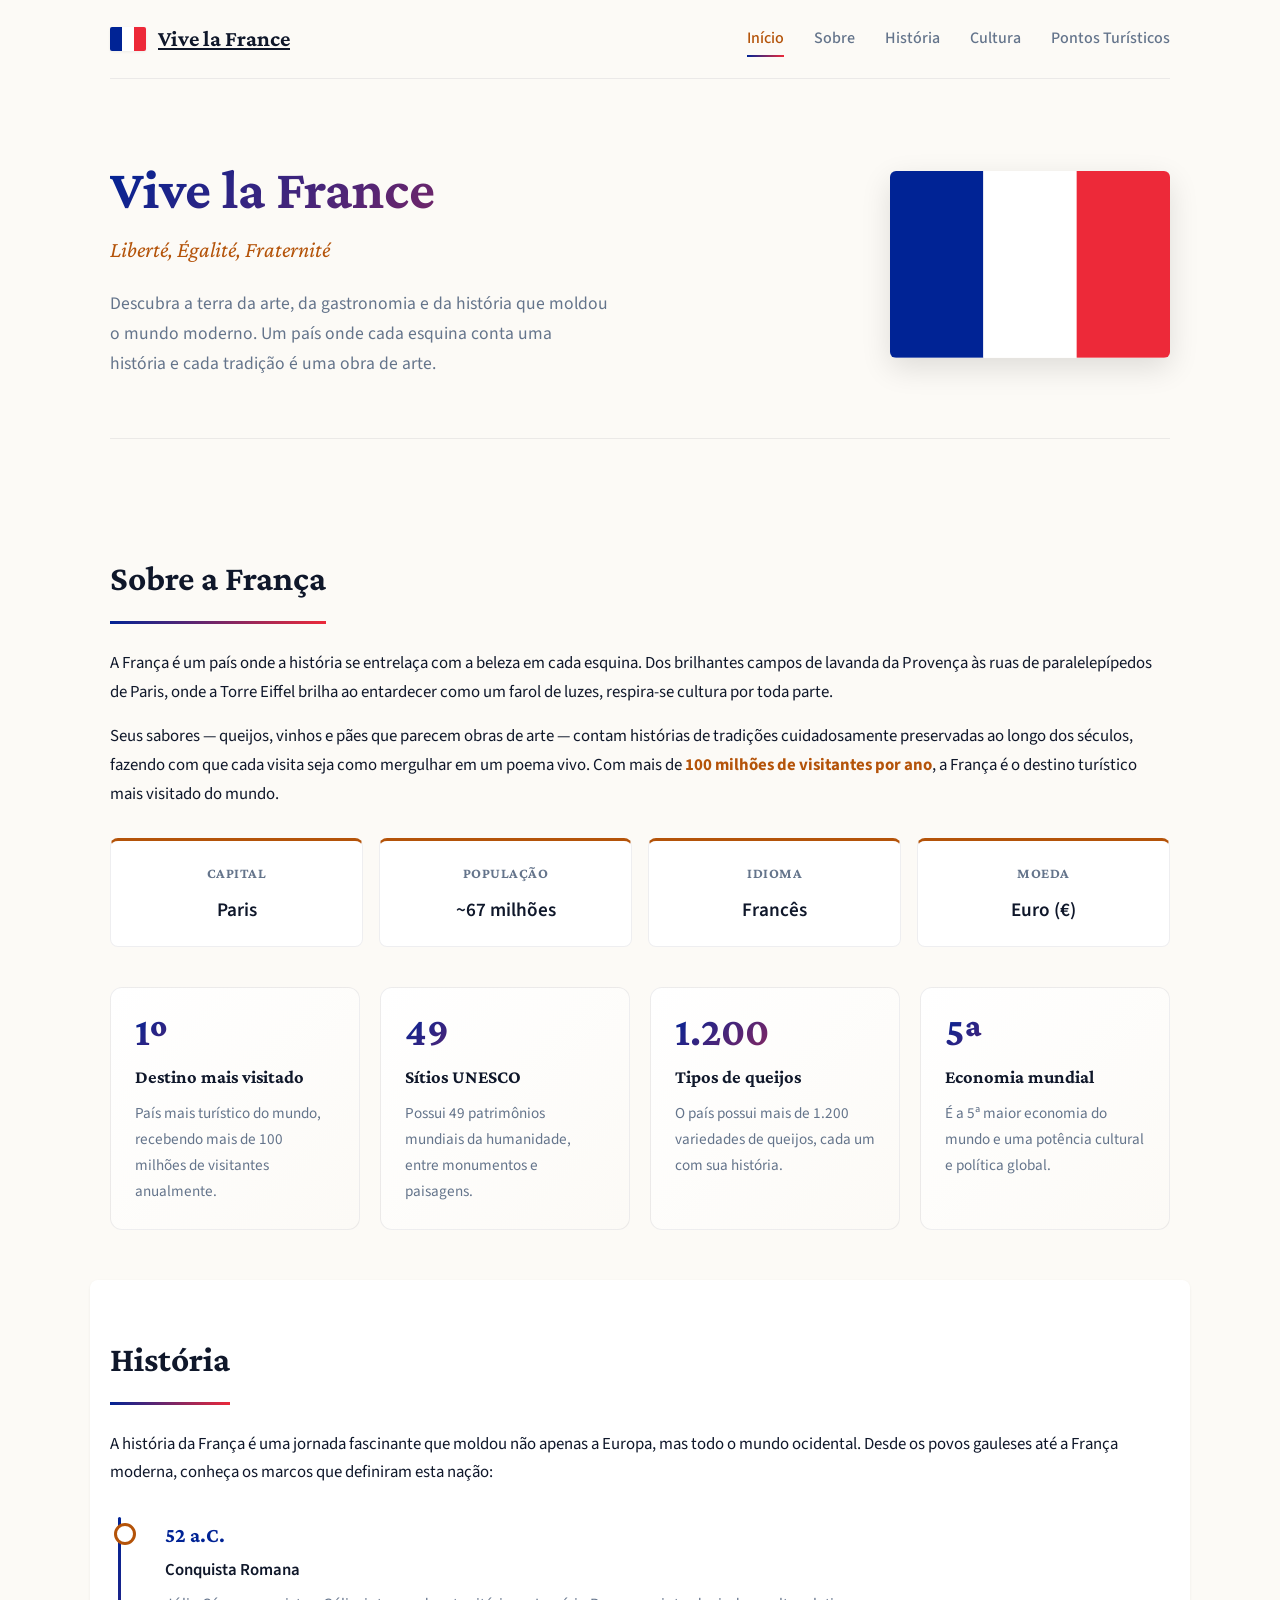
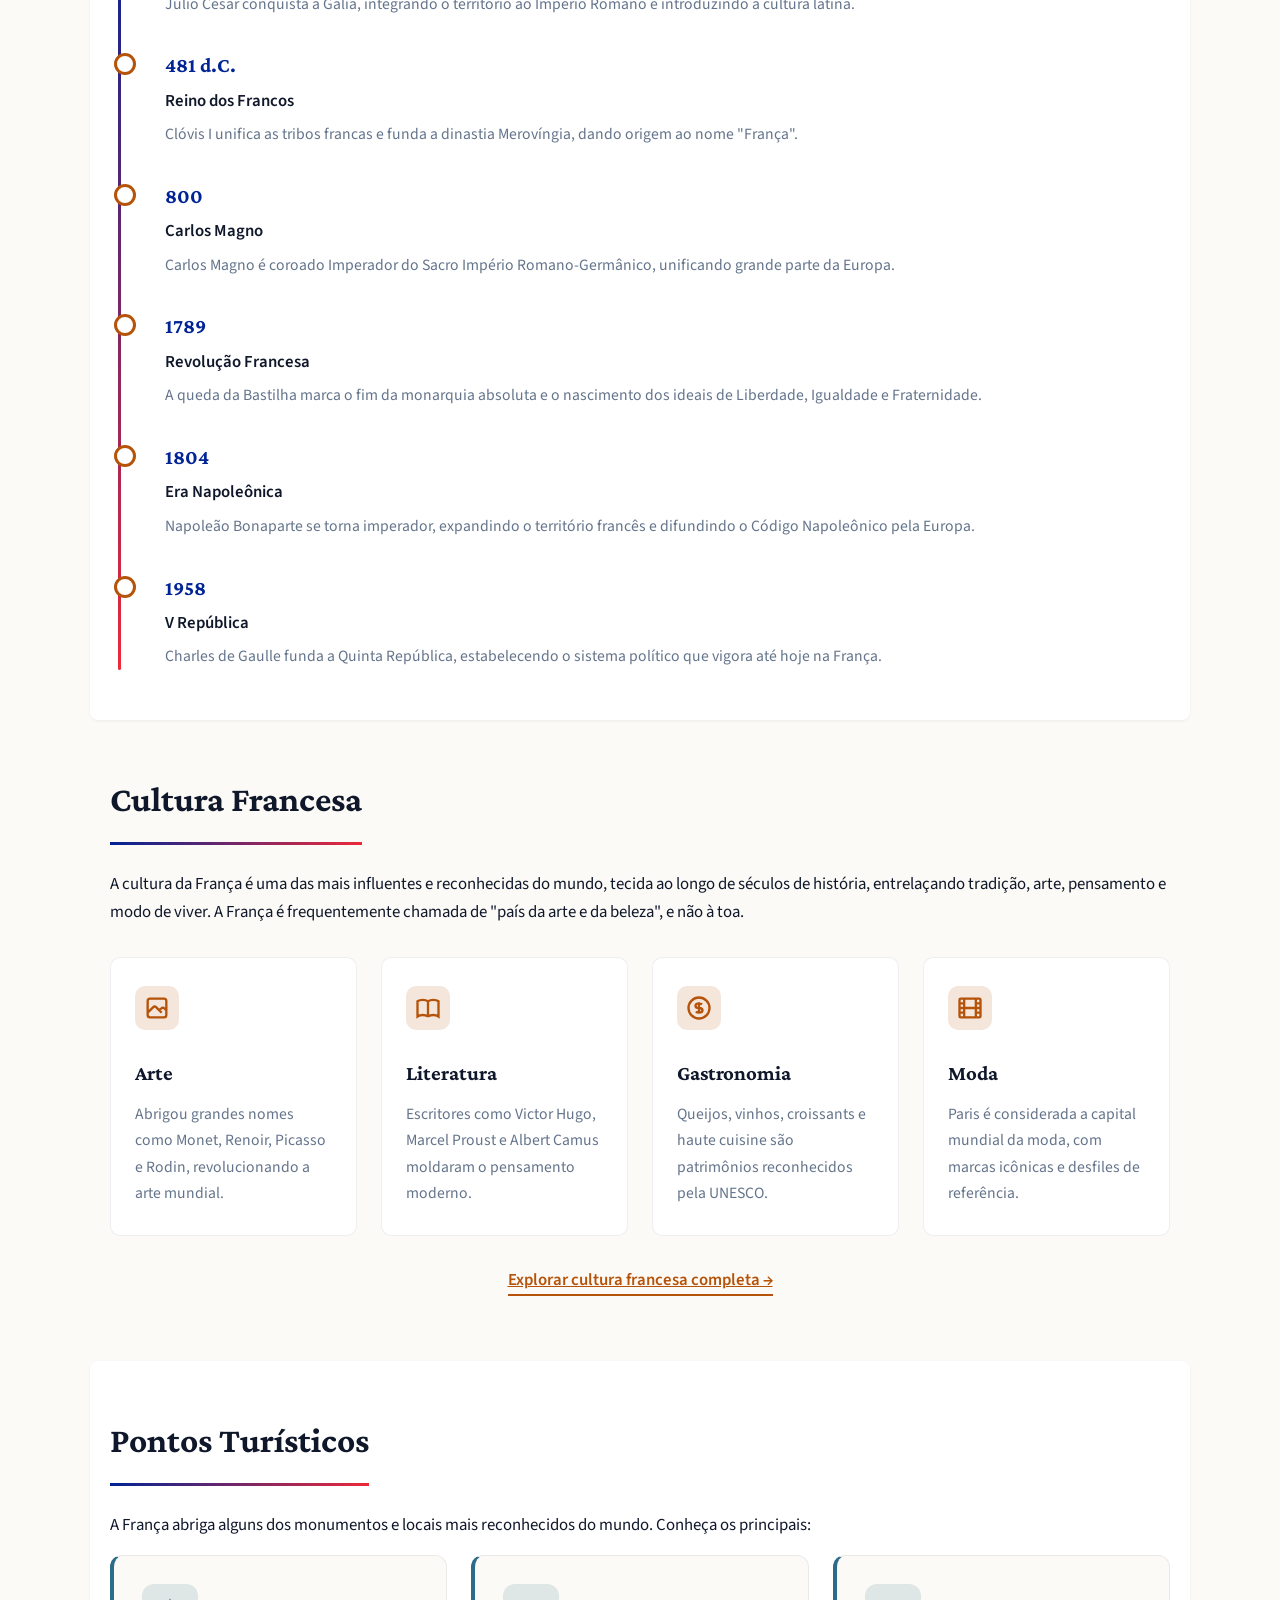
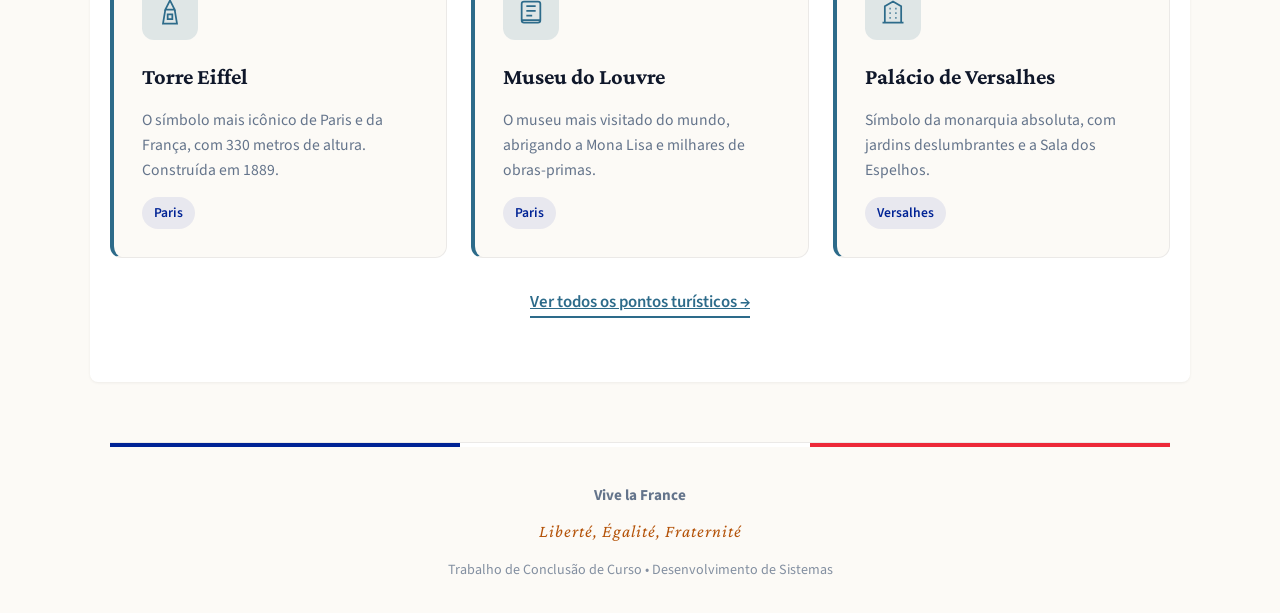
<file: França/index.html>
<!DOCTYPE html>
<html lang="pt-BR">
<head>
    <meta charset="UTF-8">
    <meta http-equiv="X-UA-Compatible" content="IE=edge">
    <meta name="viewport" content="width=device-width, initial-scale=1.0">
    <title>Vive la France - Descubra a França</title>
    <link rel="preconnect" href="https://fonts.googleapis.com">
    <link rel="preconnect" href="https://fonts.gstatic.com" crossorigin>
    <link href="https://fonts.googleapis.com/css2?family=Crimson+Pro:wght@400;500;600;700&family=Source+Sans+3:wght@400;500;600&display=swap" rel="stylesheet">
    <link rel="stylesheet" href="index.css">
</head>
<body>
    <div class="container">
        <!-- Navegação -->
        <nav class="navbar">
            <a href="index.html" class="nav-brand">
                <svg class="flag-icon" viewBox="0 0 30 20" aria-hidden="true">
                    <rect width="10" height="20" fill="#002395"/>
                    <rect x="10" width="10" height="20" fill="#FFFFFF"/>
                    <rect x="20" width="10" height="20" fill="#ED2939"/>
                </svg>
                <span>Vive la France</span>
            </a>
            <ul class="nav-menu">
                <li><a href="index.html" class="ativo">Início</a></li>
                <li><a href="#sobre">Sobre</a></li>
                <li><a href="#historia">História</a></li>
                <li><a href="project.html">Cultura</a></li>
                <li><a href="contact.html">Pontos Turísticos</a></li>
            </ul>
        </nav>

        <!-- Cabeçalho / Hero -->
        <header class="hero">
            <div class="hero-content">
                <h1>Vive la France</h1>
                <p class="hero-subtitle">Liberté, Égalité, Fraternité</p>
                <p class="hero-description">
                    Descubra a terra da arte, da gastronomia e da história que moldou o mundo moderno.
                    Um país onde cada esquina conta uma história e cada tradição é uma obra de arte.
                </p>
            </div>
            <div class="hero-flag">
                <svg viewBox="0 0 300 200" aria-hidden="true">
                    <rect width="100" height="200" fill="#002395"/>
                    <rect x="100" width="100" height="200" fill="#FFFFFF"/>
                    <rect x="200" width="100" height="200" fill="#ED2939"/>
                </svg>
            </div>
        </header>

        <!-- Conteúdo Principal -->
        <main>
            <!-- Seção Sobre -->
            <section id="sobre" class="section">
                <h2 class="section-title">Sobre a França</h2>
                <div class="section-content">
                    <p>
                        A França é um país onde a história se entrelaça com a beleza em cada esquina. Dos brilhantes campos de lavanda da Provença às ruas de paralelepípedos de Paris, onde a Torre Eiffel brilha ao entardecer como um farol de luzes, respira-se cultura por toda parte.
                    </p>
                    <p>
                        Seus sabores — queijos, vinhos e pães que parecem obras de arte — contam histórias de tradições cuidadosamente preservadas ao longo dos séculos, fazendo com que cada visita seja como mergulhar em um poema vivo. Com mais de <strong>100 milhões de visitantes por ano</strong>, a França é o destino turístico mais visitado do mundo.
                    </p>
                   
                    <div class="info-cards">
                        <div class="info-card">
                            <h3>Capital</h3>
                            <p>Paris</p>
                        </div>
                        <div class="info-card">
                            <h3>População</h3>
                            <p>~67 milhões</p>
                        </div>
                        <div class="info-card">
                            <h3>Idioma</h3>
                            <p>Francês</p>
                        </div>
                        <div class="info-card">
                            <h3>Moeda</h3>
                            <p>Euro (€)</p>
                        </div>
                    </div>

                    <div class="destaques-grid" style="margin-top: 40px;">
                        <div class="destaque-item">
                            <div class="destaque-numero">1º</div>
                            <h4>Destino mais visitado</h4>
                            <p>País mais turístico do mundo, recebendo mais de 100 milhões de visitantes anualmente.</p>
                        </div>
                        <div class="destaque-item">
                            <div class="destaque-numero">49</div>
                            <h4>Sítios UNESCO</h4>
                            <p>Possui 49 patrimônios mundiais da humanidade, entre monumentos e paisagens.</p>
                        </div>
                        <div class="destaque-item">
                            <div class="destaque-numero">1.200</div>
                            <h4>Tipos de queijos</h4>
                            <p>O país possui mais de 1.200 variedades de queijos, cada um com sua história.</p>
                        </div>
                        <div class="destaque-item">
                            <div class="destaque-numero">5ª</div>
                            <h4>Economia mundial</h4>
                            <p>É a 5ª maior economia do mundo e uma potência cultural e política global.</p>
                        </div>
                    </div>
                </div>
            </section>

            <!-- Seção História -->
            <section id="historia" class="section section-alt">
                <h2 class="section-title">História</h2>
                <div class="section-content">
                    <p>
                        A história da França é uma jornada fascinante que moldou não apenas a Europa, mas todo o mundo ocidental. Desde os povos gauleses até a França moderna, conheça os marcos que definiram esta nação:
                    </p>
                   
                    <div class="timeline">
                        <div class="timeline-item">
                            <div class="timeline-ano">52 a.C.</div>
                            <div class="timeline-titulo">Conquista Romana</div>
                            <div class="timeline-desc">Júlio César conquista a Gália, integrando o território ao Império Romano e introduzindo a cultura latina.</div>
                        </div>
                        <div class="timeline-item">
                            <div class="timeline-ano">481 d.C.</div>
                            <div class="timeline-titulo">Reino dos Francos</div>
                            <div class="timeline-desc">Clóvis I unifica as tribos francas e funda a dinastia Merovíngia, dando origem ao nome "França".</div>
                        </div>
                        <div class="timeline-item">
                            <div class="timeline-ano">800</div>
                            <div class="timeline-titulo">Carlos Magno</div>
                            <div class="timeline-desc">Carlos Magno é coroado Imperador do Sacro Império Romano-Germânico, unificando grande parte da Europa.</div>
                        </div>
                        <div class="timeline-item">
                            <div class="timeline-ano">1789</div>
                            <div class="timeline-titulo">Revolução Francesa</div>
                            <div class="timeline-desc">A queda da Bastilha marca o fim da monarquia absoluta e o nascimento dos ideais de Liberdade, Igualdade e Fraternidade.</div>
                        </div>
                        <div class="timeline-item">
                            <div class="timeline-ano">1804</div>
                            <div class="timeline-titulo">Era Napoleônica</div>
                            <div class="timeline-desc">Napoleão Bonaparte se torna imperador, expandindo o território francês e difundindo o Código Napoleônico pela Europa.</div>
                        </div>
                        <div class="timeline-item">
                            <div class="timeline-ano">1958</div>
                            <div class="timeline-titulo">V República</div>
                            <div class="timeline-desc">Charles de Gaulle funda a Quinta República, estabelecendo o sistema político que vigora até hoje na França.</div>
                        </div>
                    </div>
                </div>
            </section>

            <!-- Seção Cultura (resumo com link para página completa) -->
            <section id="cultura" class="section">
                <h2 class="section-title">Cultura Francesa</h2>
                <div class="section-content">
                    <p>
                        A cultura da França é uma das mais influentes e reconhecidas do mundo, tecida ao longo de séculos de história, entrelaçando tradição, arte, pensamento e modo de viver. A França é frequentemente chamada de "país da arte e da beleza", e não à toa.
                    </p>
                    <div class="culture-grid">
                        <div class="culture-item">
                            <svg class="culture-icon" viewBox="0 0 24 24" fill="none" stroke="currentColor" stroke-width="2" aria-hidden="true">
                                <path d="M4 16l4.586-4.586a2 2 0 012.828 0L16 16m-2-2l1.586-1.586a2 2 0 012.828 0L20 14m-6-6h.01M6 20h12a2 2 0 002-2V6a2 2 0 00-2-2H6a2 2 0 00-2 2v12a2 2 0 002 2z"/>
                            </svg>
                            <h3>Arte</h3>
                            <p>Abrigou grandes nomes como Monet, Renoir, Picasso e Rodin, revolucionando a arte mundial.</p>
                        </div>
                        <div class="culture-item">
                            <svg class="culture-icon" viewBox="0 0 24 24" fill="none" stroke="currentColor" stroke-width="2" aria-hidden="true">
                                <path d="M12 6.253v13m0-13C10.832 5.477 9.246 5 7.5 5S4.168 5.477 3 6.253v13C4.168 18.477 5.754 18 7.5 18s3.332.477 4.5 1.253m0-13C13.168 5.477 14.754 5 16.5 5c1.747 0 3.332.477 4.5 1.253v13C19.832 18.477 18.247 18 16.5 18c-1.746 0-3.332.477-4.5 1.253"/>
                            </svg>
                            <h3>Literatura</h3>
                            <p>Escritores como Victor Hugo, Marcel Proust e Albert Camus moldaram o pensamento moderno.</p>
                        </div>
                        <div class="culture-item">
                            <svg class="culture-icon" viewBox="0 0 24 24" fill="none" stroke="currentColor" stroke-width="2" aria-hidden="true">
                                <path d="M12 8c-1.657 0-3 .895-3 2s1.343 2 3 2 3 .895 3 2-1.343 2-3 2m0-8c1.11 0 2.08.402 2.599 1M12 8V7m0 1v8m0 0v1m0-1c-1.11 0-2.08-.402-2.599-1M21 12a9 9 0 11-18 0 9 9 0 0118 0z"/>
                            </svg>
                            <h3>Gastronomia</h3>
                            <p>Queijos, vinhos, croissants e haute cuisine são patrimônios reconhecidos pela UNESCO.</p>
                        </div>
                        <div class="culture-item">
                            <svg class="culture-icon" viewBox="0 0 24 24" fill="none" stroke="currentColor" stroke-width="2" aria-hidden="true">
                                <path d="M7 4v16M17 4v16M3 8h4m10 0h4M3 12h18M3 16h4m10 0h4M4 20h16a1 1 0 001-1V5a1 1 0 00-1-1H4a1 1 0 00-1 1v14a1 1 0 001 1z"/>
                            </svg>
                            <h3>Moda</h3>
                            <p>Paris é considerada a capital mundial da moda, com marcas icônicas e desfiles de referência.</p>
                        </div>
                    </div>
                    <p style="margin-top: 30px; text-align: center;">
                        <a href="project.html" style="color: var(--accent); font-weight: 600; border-bottom: 2px solid var(--accent); padding-bottom: 2px;">
                            Explorar cultura francesa completa →
                        </a>
                    </p>
                </div>
            </section>

            <!-- Seção Pontos Turísticos (resumo com link para página completa) -->
            <section id="turismo" class="section section-alt">
                <h2 class="section-title">Pontos Turísticos</h2>
                <div class="section-content">
                    <p class="turismo-intro">
                        A França abriga alguns dos monumentos e locais mais reconhecidos do mundo. Conheça os principais:
                    </p>
                    <div class="turismo-cards">
                        <div class="turismo-card">
                            <div class="turismo-card-icon">
                                <svg viewBox="0 0 24 24" fill="none" stroke="currentColor" stroke-width="1.5" aria-hidden="true">
                                    <path d="M12 2L8 10h8L12 2zM8 10l-2 12h12l-2-12H8zM10 14h4v4h-4v-4z"/>
                                </svg>
                            </div>
                            <h3>Torre Eiffel</h3>
                            <p>O símbolo mais icônico de Paris e da França, com 330 metros de altura. Construída em 1889.</p>
                            <span class="turismo-local">Paris</span>
                        </div>
                        <div class="turismo-card">
                            <div class="turismo-card-icon">
                                <svg viewBox="0 0 24 24" fill="none" stroke="currentColor" stroke-width="1.5" aria-hidden="true">
                                    <path d="M4 19V5a2 2 0 012-2h12a2 2 0 012 2v14M4 19h16M4 19a2 2 0 002 2h12a2 2 0 002-2M8 7h8M8 11h8M8 15h5"/>
                                </svg>
                            </div>
                            <h3>Museu do Louvre</h3>
                            <p>O museu mais visitado do mundo, abrigando a Mona Lisa e milhares de obras-primas.</p>
                            <span class="turismo-local">Paris</span>
                        </div>
                        <div class="turismo-card">
                            <div class="turismo-card-icon">
                                <svg viewBox="0 0 24 24" fill="none" stroke="currentColor" stroke-width="1.5" aria-hidden="true">
                                    <path d="M3 21h18M5 21V7l7-4 7 4v14M9 9h1M9 13h1M9 17h1M14 9h1M14 13h1M14 17h1"/>
                                </svg>
                            </div>
                            <h3>Palácio de Versalhes</h3>
                            <p>Símbolo da monarquia absoluta, com jardins deslumbrantes e a Sala dos Espelhos.</p>
                            <span class="turismo-local">Versalhes</span>
                        </div>
                    </div>
                    <p style="margin-top: 30px; text-align: center;">
                        <a href="contact.html" style="color: var(--accent2); font-weight: 600; border-bottom: 2px solid var(--accent2); padding-bottom: 2px;">
                            Ver todos os pontos turísticos →
                        </a>
                    </p>
                </div>
            </section>
        </main>

        <!-- Rodapé -->
        <footer class="footer">
            <div class="footer-content">
                <p><strong>Vive la France</strong></p>
                <p class="footer-motto">Liberté, Égalité, Fraternité</p>
                <p class="footer-tcc">Trabalho de Conclusão de Curso • Desenvolvimento de Sistemas</p>
            </div>
        </footer>
    </div>
</body>
</html>
</file>
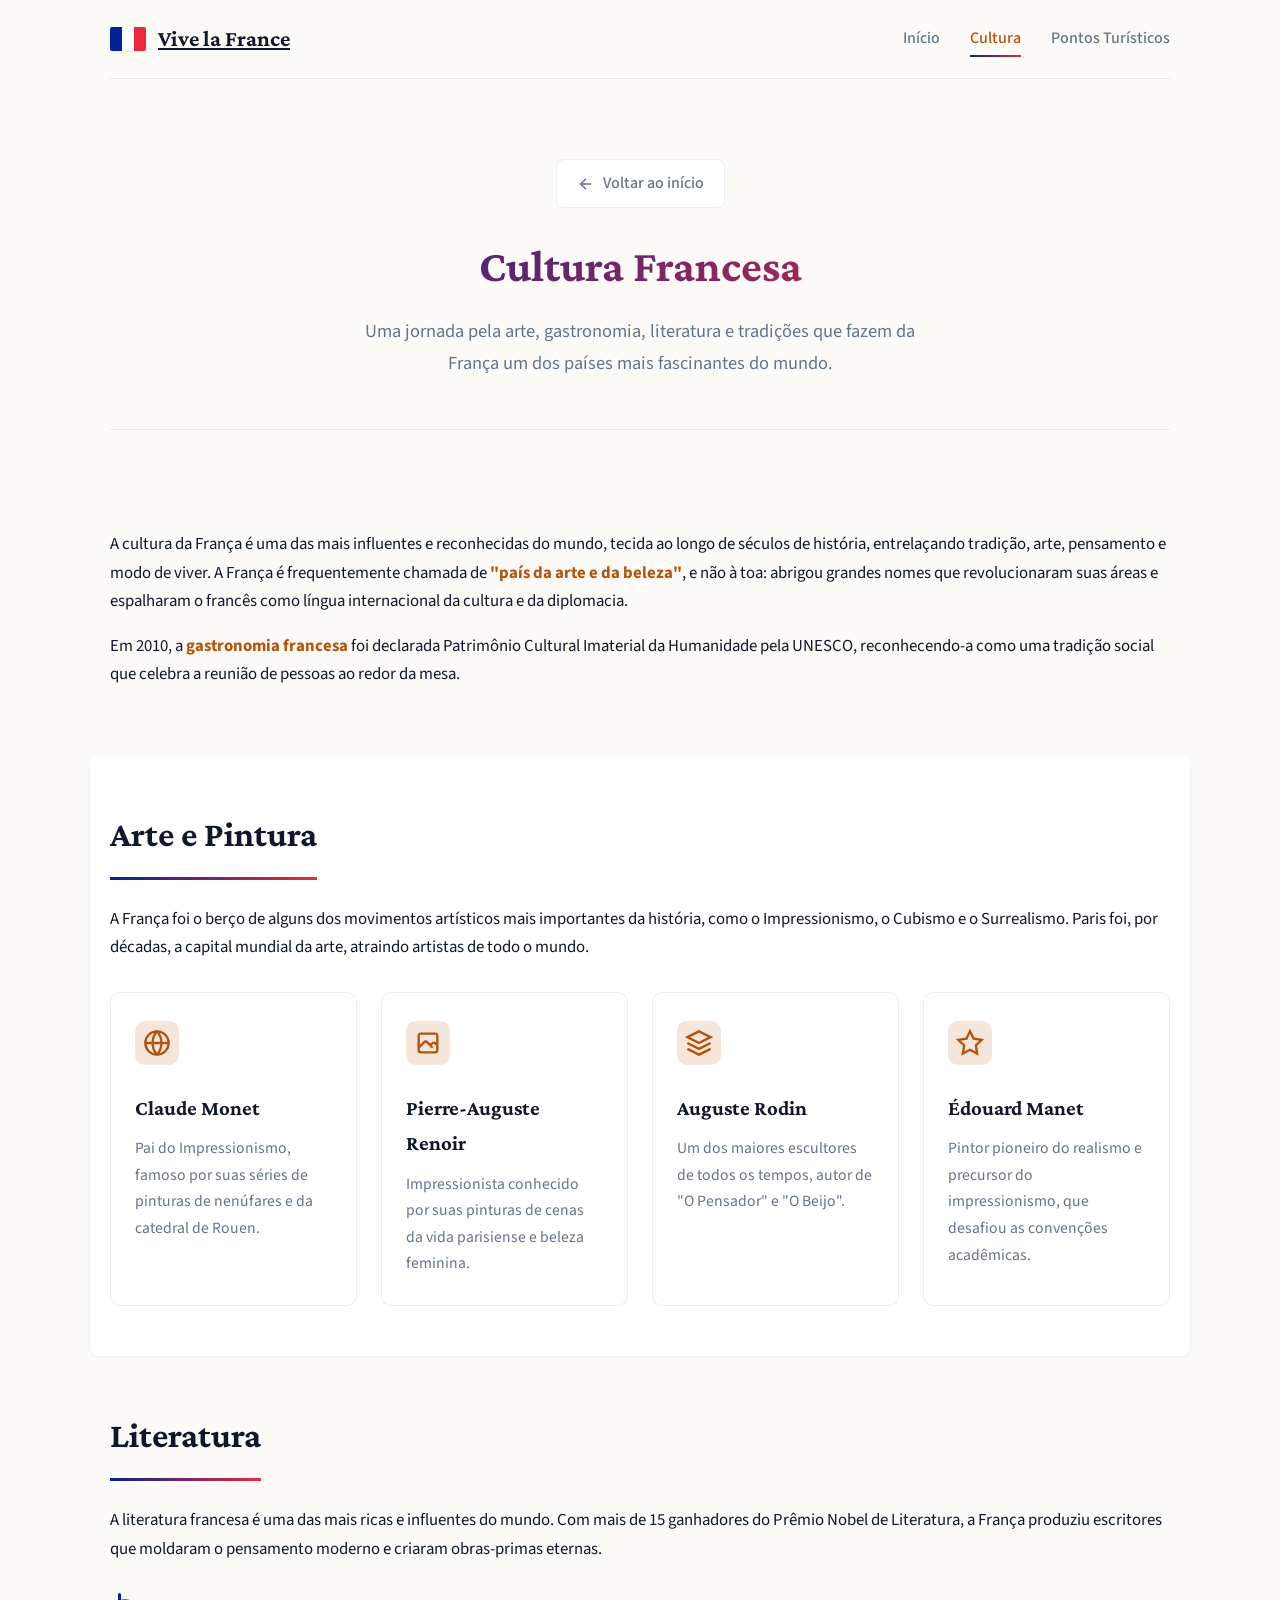
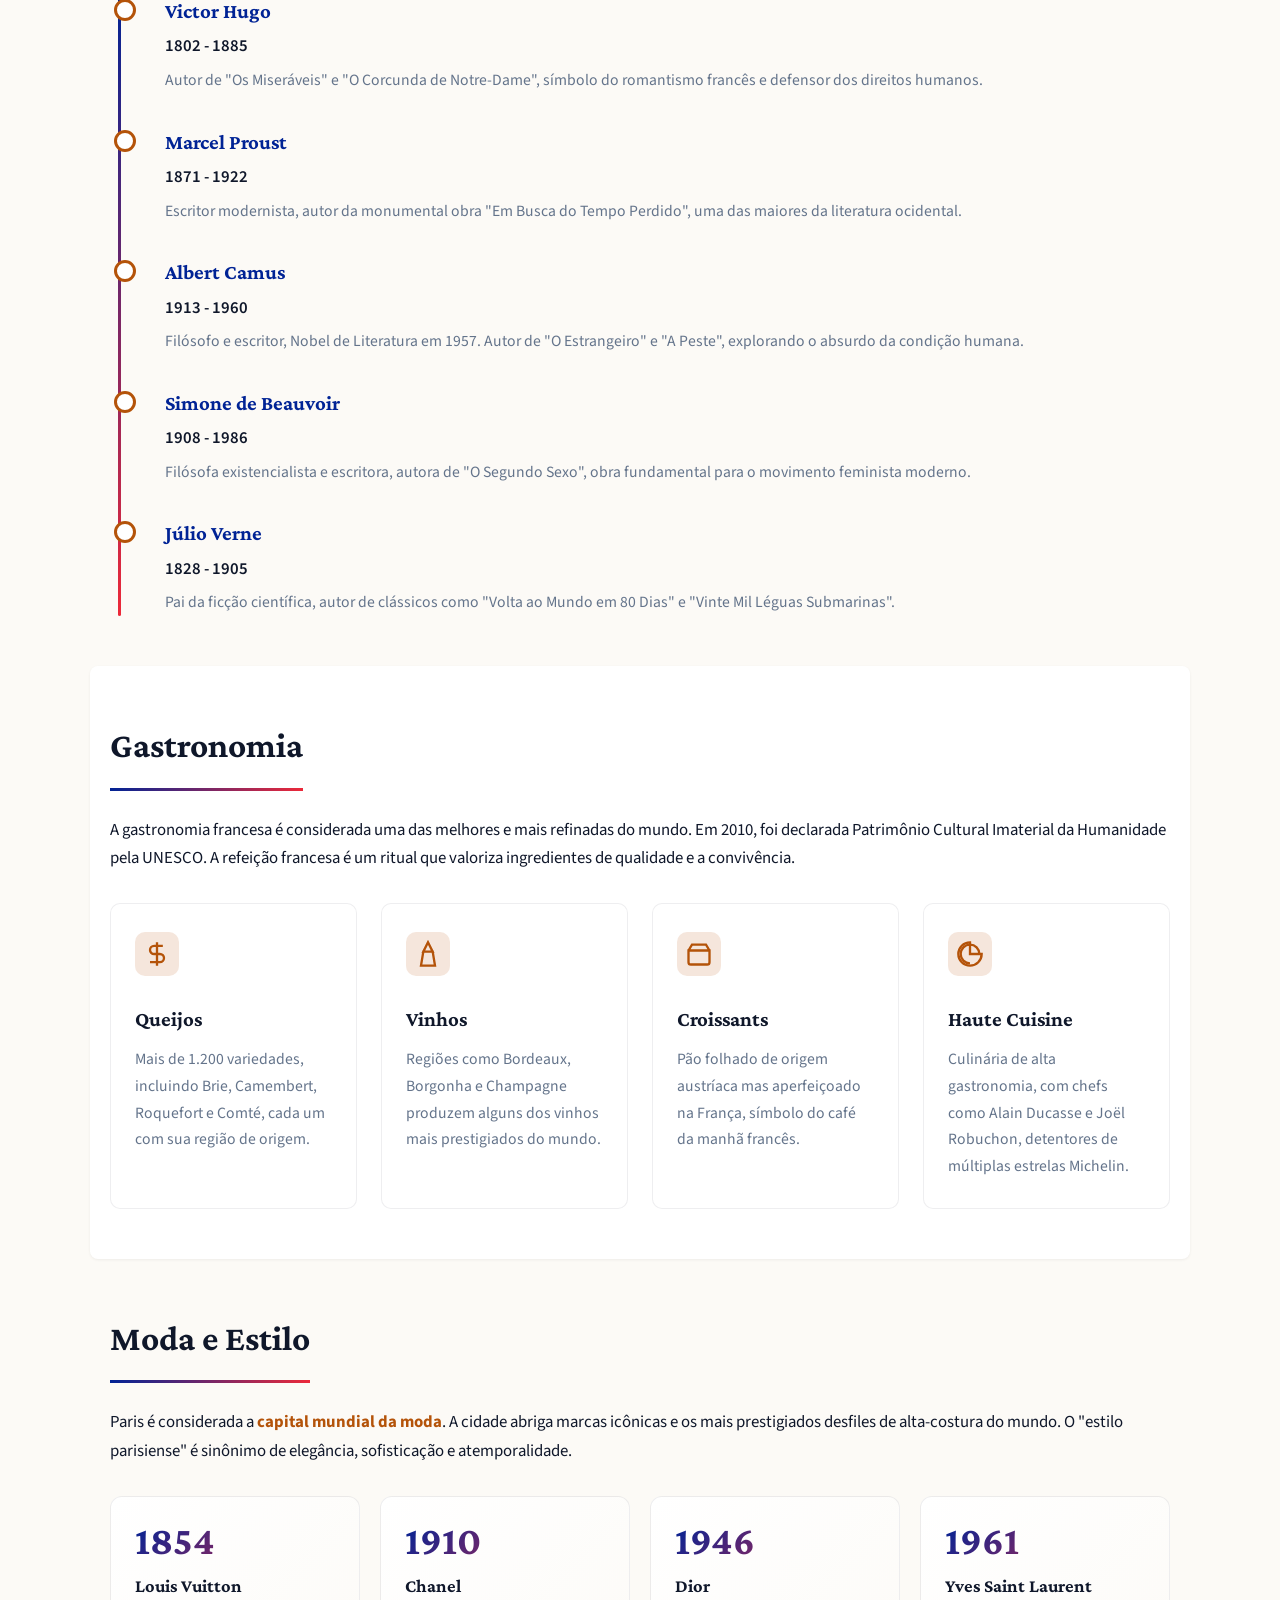
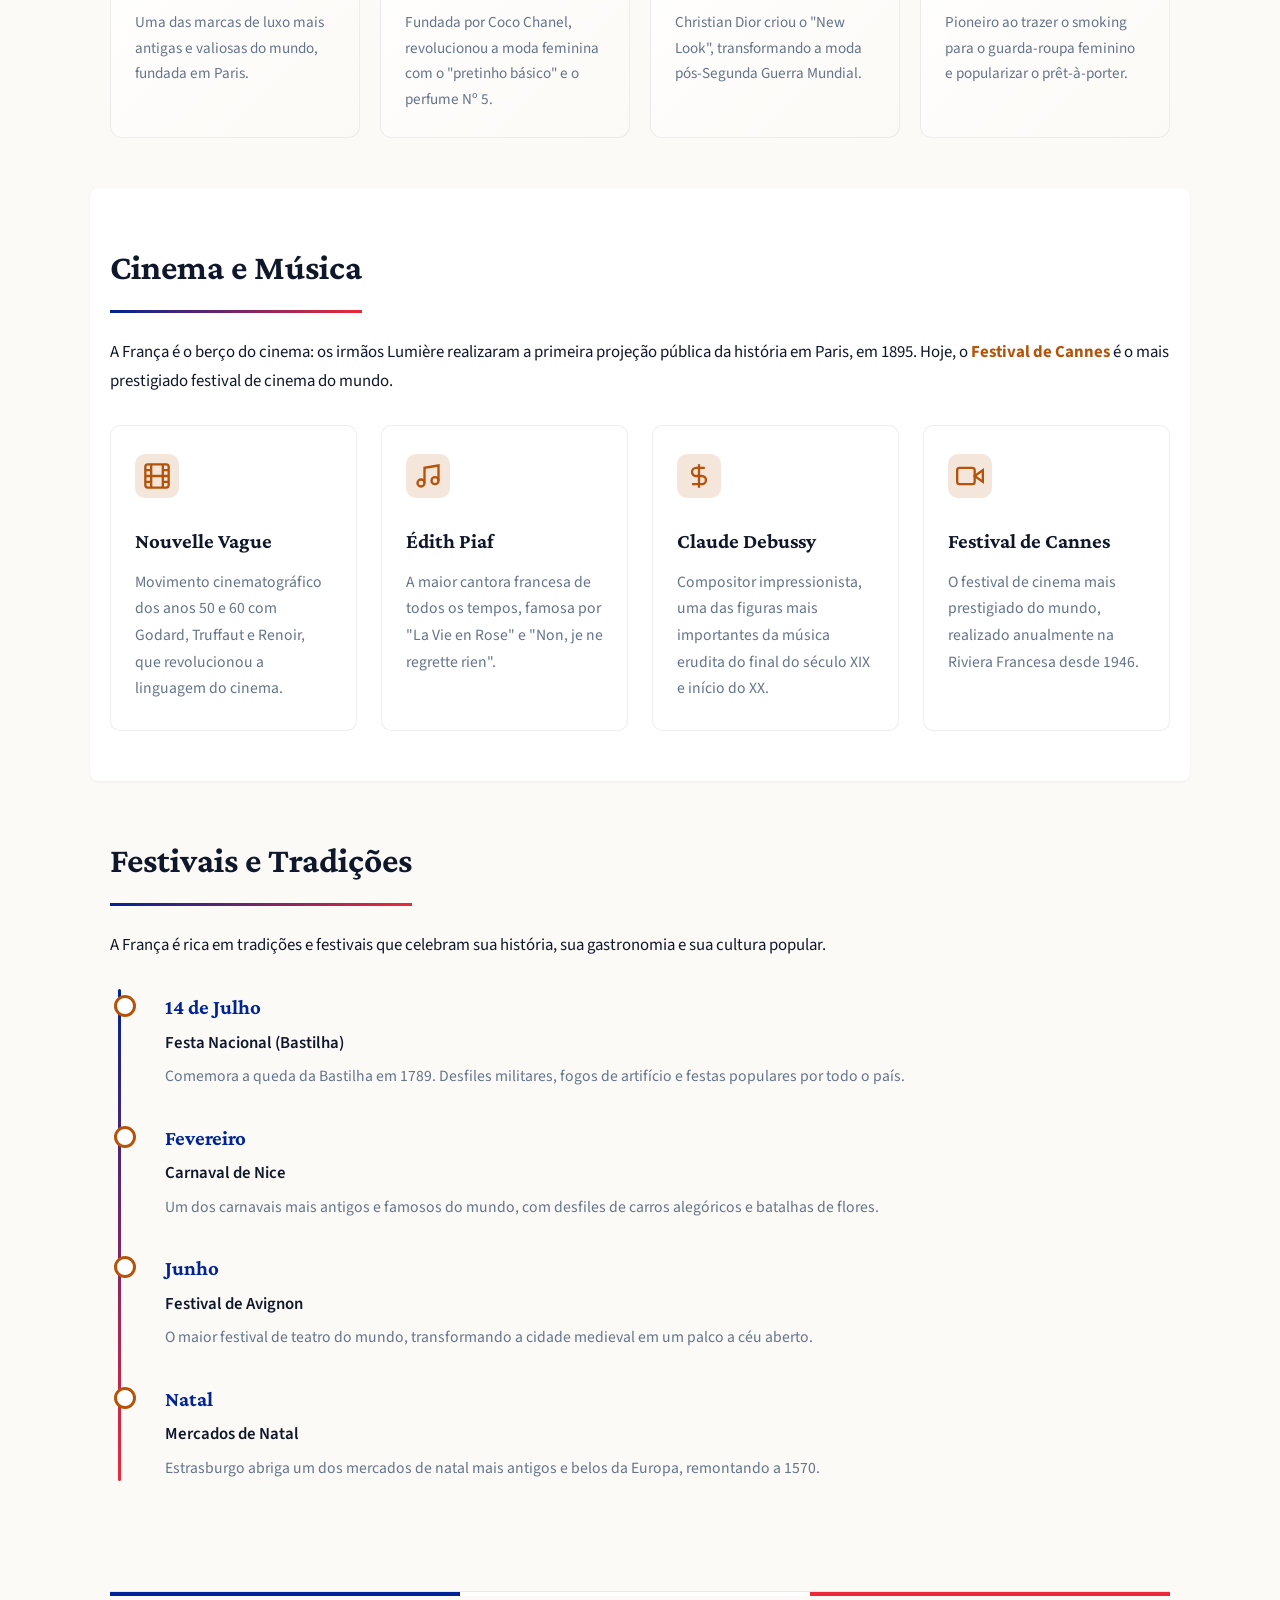
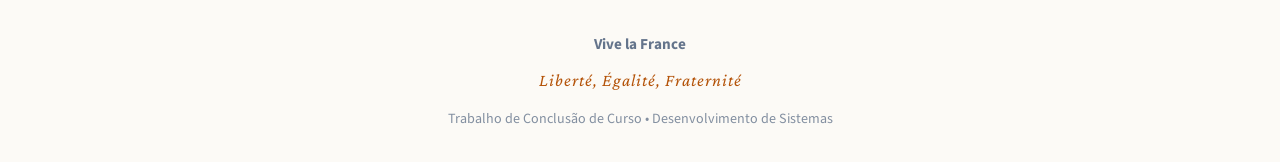
<file: França/contact.html>
<!DOCTYPE html>
<html lang="pt-BR">
<head>
    <meta charset="UTF-8">
    <meta http-equiv="X-UA-Compatible" content="IE=edge">
    <meta name="viewport" content="width=device-width, initial-scale=1.0">
    <title>Cultura Francesa - Vive la France</title>
    <link rel="preconnect" href="https://fonts.googleapis.com">
    <link rel="preconnect" href="https://fonts.gstatic.com" crossorigin>
    <link href="https://fonts.googleapis.com/css2?family=Crimson+Pro:wght@400;500;600;700&family=Source+Sans+3:wght@400;500;600&display=swap" rel="stylesheet">
    <link rel="stylesheet" href="index.css">
</head>
<body>
    <div class="container">
        <!-- Navegação -->
        <nav class="navbar">
            <a href="index.html" class="nav-brand">
                <svg class="flag-icon" viewBox="0 0 30 20" aria-hidden="true">
                    <rect width="10" height="20" fill="#002395"/>
                    <rect x="10" width="10" height="20" fill="#FFFFFF"/>
                    <rect x="20" width="10" height="20" fill="#ED2939"/>
                </svg>
                <span>Vive la France</span>
            </a>
            <ul class="nav-menu">
                <li><a href="index.html">Início</a></li>
                <li><a href="project.html" class="ativo">Cultura</a></li>
                <li><a href="contact.html">Pontos Turísticos</a></li>
            </ul>
        </nav>

        <!-- Cabeçalho da Página -->
        <header class="page-header">
            <a href="index.html" class="voltar-btn">
                <svg viewBox="0 0 24 24" fill="none" stroke="currentColor" stroke-width="2" aria-hidden="true">
                    <path d="M19 12H5M12 19l-7-7 7-7"/>
                </svg>
                Voltar ao início
            </a>
            <h1>Cultura Francesa</h1>
            <p>Uma jornada pela arte, gastronomia, literatura e tradições que fazem da França um dos países mais fascinantes do mundo.</p>
        </header>

        <!-- Conteúdo Principal -->
        <main>
            <!-- Introdução -->
            <section class="section">
                <div class="section-content">
                    <p>
                        A cultura da França é uma das mais influentes e reconhecidas do mundo, tecida ao longo de séculos de história, entrelaçando tradição, arte, pensamento e modo de viver. A França é frequentemente chamada de <strong>"país da arte e da beleza"</strong>, e não à toa: abrigou grandes nomes que revolucionaram suas áreas e espalharam o francês como língua internacional da cultura e da diplomacia.
                    </p>
                    <p>
                        Em 2010, a <strong>gastronomia francesa</strong> foi declarada Patrimônio Cultural Imaterial da Humanidade pela UNESCO, reconhecendo-a como uma tradição social que celebra a reunião de pessoas ao redor da mesa.
                    </p>
                </div>
            </section>

            <!-- Arte e Pintura -->
            <section class="section section-alt">
                <h2 class="section-title">Arte e Pintura</h2>
                <div class="section-content">
                    <p>
                        A França foi o berço de alguns dos movimentos artísticos mais importantes da história, como o Impressionismo, o Cubismo e o Surrealismo. Paris foi, por décadas, a capital mundial da arte, atraindo artistas de todo o mundo.
                    </p>
                    
                    <div class="culture-grid">
                        <div class="culture-item">
                            <svg class="culture-icon" viewBox="0 0 24 24" fill="none" stroke="currentColor" stroke-width="2" aria-hidden="true">
                                <circle cx="12" cy="12" r="10"/>
                                <path d="M12 2a15 15 0 010 20M12 2a15 15 0 000 20M2 12h20"/>
                            </svg>
                            <h3>Claude Monet</h3>
                            <p>Pai do Impressionismo, famoso por suas séries de pinturas de nenúfares e da catedral de Rouen.</p>
                        </div>
                        <div class="culture-item">
                            <svg class="culture-icon" viewBox="0 0 24 24" fill="none" stroke="currentColor" stroke-width="2" aria-hidden="true">
                                <path d="M4 16l4.586-4.586a2 2 0 012.828 0L16 16m-2-2l1.586-1.586a2 2 0 012.828 0L20 14m-6-6h.01M6 20h12a2 2 0 002-2V6a2 2 0 00-2-2H6a2 2 0 00-2 2v12a2 2 0 002 2z"/>
                            </svg>
                            <h3>Pierre-Auguste Renoir</h3>
                            <p>Impressionista conhecido por suas pinturas de cenas da vida parisiense e beleza feminina.</p>
                        </div>
                        <div class="culture-item">
                            <svg class="culture-icon" viewBox="0 0 24 24" fill="none" stroke="currentColor" stroke-width="2" aria-hidden="true">
                                <path d="M12 2L2 7l10 5 10-5-10-5zM2 17l10 5 10-5M2 12l10 5 10-5"/>
                            </svg>
                            <h3>Auguste Rodin</h3>
                            <p>Um dos maiores escultores de todos os tempos, autor de "O Pensador" e "O Beijo".</p>
                        </div>
                        <div class="culture-item">
                            <svg class="culture-icon" viewBox="0 0 24 24" fill="none" stroke="currentColor" stroke-width="2" aria-hidden="true">
                                <polygon points="12 2 15.09 8.26 22 9.27 17 14.14 18.18 21.02 12 17.77 5.82 21.02 7 14.14 2 9.27 8.91 8.26 12 2"/>
                            </svg>
                            <h3>Édouard Manet</h3>
                            <p>Pintor pioneiro do realismo e precursor do impressionismo, que desafiou as convenções acadêmicas.</p>
                        </div>
                    </div>
                </div>
            </section>

            <!-- Literatura -->
            <section class="section">
                <h2 class="section-title">Literatura</h2>
                <div class="section-content">
                    <p>
                        A literatura francesa é uma das mais ricas e influentes do mundo. Com mais de 15 ganhadores do Prêmio Nobel de Literatura, a França produziu escritores que moldaram o pensamento moderno e criaram obras-primas eternas.
                    </p>
                    
                    <div class="timeline">
                        <div class="timeline-item">
                            <div class="timeline-ano">Victor Hugo</div>
                            <div class="timeline-titulo">1802 - 1885</div>
                            <div class="timeline-desc">Autor de "Os Miseráveis" e "O Corcunda de Notre-Dame", símbolo do romantismo francês e defensor dos direitos humanos.</div>
                        </div>
                        <div class="timeline-item">
                            <div class="timeline-ano">Marcel Proust</div>
                            <div class="timeline-titulo">1871 - 1922</div>
                            <div class="timeline-desc">Escritor modernista, autor da monumental obra "Em Busca do Tempo Perdido", uma das maiores da literatura ocidental.</div>
                        </div>
                        <div class="timeline-item">
                            <div class="timeline-ano">Albert Camus</div>
                            <div class="timeline-titulo">1913 - 1960</div>
                            <div class="timeline-desc">Filósofo e escritor, Nobel de Literatura em 1957. Autor de "O Estrangeiro" e "A Peste", explorando o absurdo da condição humana.</div>
                        </div>
                        <div class="timeline-item">
                            <div class="timeline-ano">Simone de Beauvoir</div>
                            <div class="timeline-titulo">1908 - 1986</div>
                            <div class="timeline-desc">Filósofa existencialista e escritora, autora de "O Segundo Sexo", obra fundamental para o movimento feminista moderno.</div>
                        </div>
                        <div class="timeline-item">
                            <div class="timeline-ano">Júlio Verne</div>
                            <div class="timeline-titulo">1828 - 1905</div>
                            <div class="timeline-desc">Pai da ficção científica, autor de clássicos como "Volta ao Mundo em 80 Dias" e "Vinte Mil Léguas Submarinas".</div>
                        </div>
                    </div>
                </div>
            </section>

            <!-- Gastronomia -->
            <section class="section section-alt">
                <h2 class="section-title">Gastronomia</h2>
                <div class="section-content">
                    <p>
                        A gastronomia francesa é considerada uma das melhores e mais refinadas do mundo. Em 2010, foi declarada Patrimônio Cultural Imaterial da Humanidade pela UNESCO. A refeição francesa é um ritual que valoriza ingredientes de qualidade e a convivência.
                    </p>
                    
                    <div class="culture-grid">
                        <div class="culture-item">
                            <svg class="culture-icon" viewBox="0 0 24 24" fill="none" stroke="currentColor" stroke-width="2" aria-hidden="true">
                                <path d="M12 2v20M17 5H9.5a3.5 3.5 0 000 7h5a3.5 3.5 0 010 7H6"/>
                            </svg>
                            <h3>Queijos</h3>
                            <p>Mais de 1.200 variedades, incluindo Brie, Camembert, Roquefort e Comté, cada um com sua região de origem.</p>
                        </div>
                        <div class="culture-item">
                            <svg class="culture-icon" viewBox="0 0 24 24" fill="none" stroke="currentColor" stroke-width="2" aria-hidden="true">
                                <path d="M12 2L8 10h8L12 2zM8 10l-2 12h12l-2-12H8z"/>
                            </svg>
                            <h3>Vinhos</h3>
                            <p>Regiões como Bordeaux, Borgonha e Champagne produzem alguns dos vinhos mais prestigiados do mundo.</p>
                        </div>
                        <div class="culture-item">
                            <svg class="culture-icon" viewBox="0 0 24 24" fill="none" stroke="currentColor" stroke-width="2" aria-hidden="true">
                                <path d="M3 9h18v10a2 2 0 01-2 2H5a2 2 0 01-2-2V9zM3 9l3-5h12l3 5"/>
                            </svg>
                            <h3>Croissants</h3>
                            <p>Pão folhado de origem austríaca mas aperfeiçoado na França, símbolo do café da manhã francês.</p>
                        </div>
                        <div class="culture-item">
                            <svg class="culture-icon" viewBox="0 0 24 24" fill="none" stroke="currentColor" stroke-width="2" aria-hidden="true">
                                <path d="M12 2a10 10 0 1010 10H12V2z"/>
                                <path d="M20 12a8 8 0 10-8 8"/>
                            </svg>
                            <h3>Haute Cuisine</h3>
                            <p>Culinária de alta gastronomia, com chefs como Alain Ducasse e Joël Robuchon, detentores de múltiplas estrelas Michelin.</p>
                        </div>
                    </div>
                </div>
            </section>

            <!-- Moda -->
            <section class="section">
                <h2 class="section-title">Moda e Estilo</h2>
                <div class="section-content">
                    <p>
                        Paris é considerada a <strong>capital mundial da moda</strong>. A cidade abriga marcas icônicas e os mais prestigiados desfiles de alta-costura do mundo. O "estilo parisiense" é sinônimo de elegância, sofisticação e atemporalidade.
                    </p>
                    
                    <div class="destaques-grid">
                        <div class="destaque-item">
                            <div class="destaque-numero">1854</div>
                            <h4>Louis Vuitton</h4>
                            <p>Uma das marcas de luxo mais antigas e valiosas do mundo, fundada em Paris.</p>
                        </div>
                        <div class="destaque-item">
                            <div class="destaque-numero">1910</div>
                            <h4>Chanel</h4>
                            <p>Fundada por Coco Chanel, revolucionou a moda feminina com o "pretinho básico" e o perfume Nº 5.</p>
                        </div>
                        <div class="destaque-item">
                            <div class="destaque-numero">1946</div>
                            <h4>Dior</h4>
                            <p>Christian Dior criou o "New Look", transformando a moda pós-Segunda Guerra Mundial.</p>
                        </div>
                        <div class="destaque-item">
                            <div class="destaque-numero">1961</div>
                            <h4>Yves Saint Laurent</h4>
                            <p>Pioneiro ao trazer o smoking para o guarda-roupa feminino e popularizar o prêt-à-porter.</p>
                        </div>
                    </div>
                </div>
            </section>

            <!-- Cinema e Música -->
            <section class="section section-alt">
                <h2 class="section-title">Cinema e Música</h2>
                <div class="section-content">
                    <p>
                        A França é o berço do cinema: os irmãos Lumière realizaram a primeira projeção pública da história em Paris, em 1895. Hoje, o <strong>Festival de Cannes</strong> é o mais prestigiado festival de cinema do mundo.
                    </p>
                    
                    <div class="culture-grid">
                        <div class="culture-item">
                            <svg class="culture-icon" viewBox="0 0 24 24" fill="none" stroke="currentColor" stroke-width="2" aria-hidden="true">
                                <rect x="2" y="2" width="20" height="20" rx="2.18" ry="2.18"/>
                                <line x1="7" y1="2" x2="7" y2="22"/>
                                <line x1="17" y1="2" x2="17" y2="22"/>
                                <line x1="2" y1="12" x2="22" y2="12"/>
                                <line x1="2" y1="7" x2="7" y2="7"/>
                                <line x1="2" y1="17" x2="7" y2="17"/>
                                <line x1="17" y1="17" x2="22" y2="17"/>
                                <line x1="17" y1="7" x2="22" y2="7"/>
                            </svg>
                            <h3>Nouvelle Vague</h3>
                            <p>Movimento cinematográfico dos anos 50 e 60 com Godard, Truffaut e Renoir, que revolucionou a linguagem do cinema.</p>
                        </div>
                        <div class="culture-item">
                            <svg class="culture-icon" viewBox="0 0 24 24" fill="none" stroke="currentColor" stroke-width="2" aria-hidden="true">
                                <path d="M9 18V5l12-2v13"/>
                                <circle cx="6" cy="18" r="3"/>
                                <circle cx="18" cy="16" r="3"/>
                            </svg>
                            <h3>Édith Piaf</h3>
                            <p>A maior cantora francesa de todos os tempos, famosa por "La Vie en Rose" e "Non, je ne regrette rien".</p>
                        </div>
                        <div class="culture-item">
                            <svg class="culture-icon" viewBox="0 0 24 24" fill="none" stroke="currentColor" stroke-width="2" aria-hidden="true">
                                <path d="M12 2v20M17 5H9.5a3.5 3.5 0 000 7h5a3.5 3.5 0 010 7H6"/>
                            </svg>
                            <h3>Claude Debussy</h3>
                            <p>Compositor impressionista, uma das figuras mais importantes da música erudita do final do século XIX e início do XX.</p>
                        </div>
                        <div class="culture-item">
                            <svg class="culture-icon" viewBox="0 0 24 24" fill="none" stroke="currentColor" stroke-width="2" aria-hidden="true">
                                <polygon points="23 7 16 12 23 17 23 7"/>
                                <rect x="1" y="5" width="15" height="14" rx="2" ry="2"/>
                            </svg>
                            <h3>Festival de Cannes</h3>
                            <p>O festival de cinema mais prestigiado do mundo, realizado anualmente na Riviera Francesa desde 1946.</p>
                        </div>
                    </div>
                </div>
            </section>

            <!-- Festivais e Tradições -->
            <section class="section">
                <h2 class="section-title">Festivais e Tradições</h2>
                <div class="section-content">
                    <p>
                        A França é rica em tradições e festivais que celebram sua história, sua gastronomia e sua cultura popular.
                    </p>
                    
                    <div class="timeline">
                        <div class="timeline-item">
                            <div class="timeline-ano">14 de Julho</div>
                            <div class="timeline-titulo">Festa Nacional (Bastilha)</div>
                            <div class="timeline-desc">Comemora a queda da Bastilha em 1789. Desfiles militares, fogos de artifício e festas populares por todo o país.</div>
                        </div>
                        <div class="timeline-item">
                            <div class="timeline-ano">Fevereiro</div>
                            <div class="timeline-titulo">Carnaval de Nice</div>
                            <div class="timeline-desc">Um dos carnavais mais antigos e famosos do mundo, com desfiles de carros alegóricos e batalhas de flores.</div>
                        </div>
                        <div class="timeline-item">
                            <div class="timeline-ano">Junho</div>
                            <div class="timeline-titulo">Festival de Avignon</div>
                            <div class="timeline-desc">O maior festival de teatro do mundo, transformando a cidade medieval em um palco a céu aberto.</div>
                        </div>
                        <div class="timeline-item">
                            <div class="timeline-ano">Natal</div>
                            <div class="timeline-titulo">Mercados de Natal</div>
                            <div class="timeline-desc">Estrasburgo abriga um dos mercados de natal mais antigos e belos da Europa, remontando a 1570.</div>
                        </div>
                    </div>
                </div>
            </section>
        </main>

        <!-- Rodapé -->
        <footer class="footer">
            <div class="footer-content">
                <p><strong>Vive la France</strong></p>
                <p class="footer-motto">Liberté, Égalité, Fraternité</p>
                <p class="footer-tcc">Trabalho de Conclusão de Curso • Desenvolvimento de Sistemas</p>
            </div>
        </footer>
    </div>
</body>
</html>
</file>
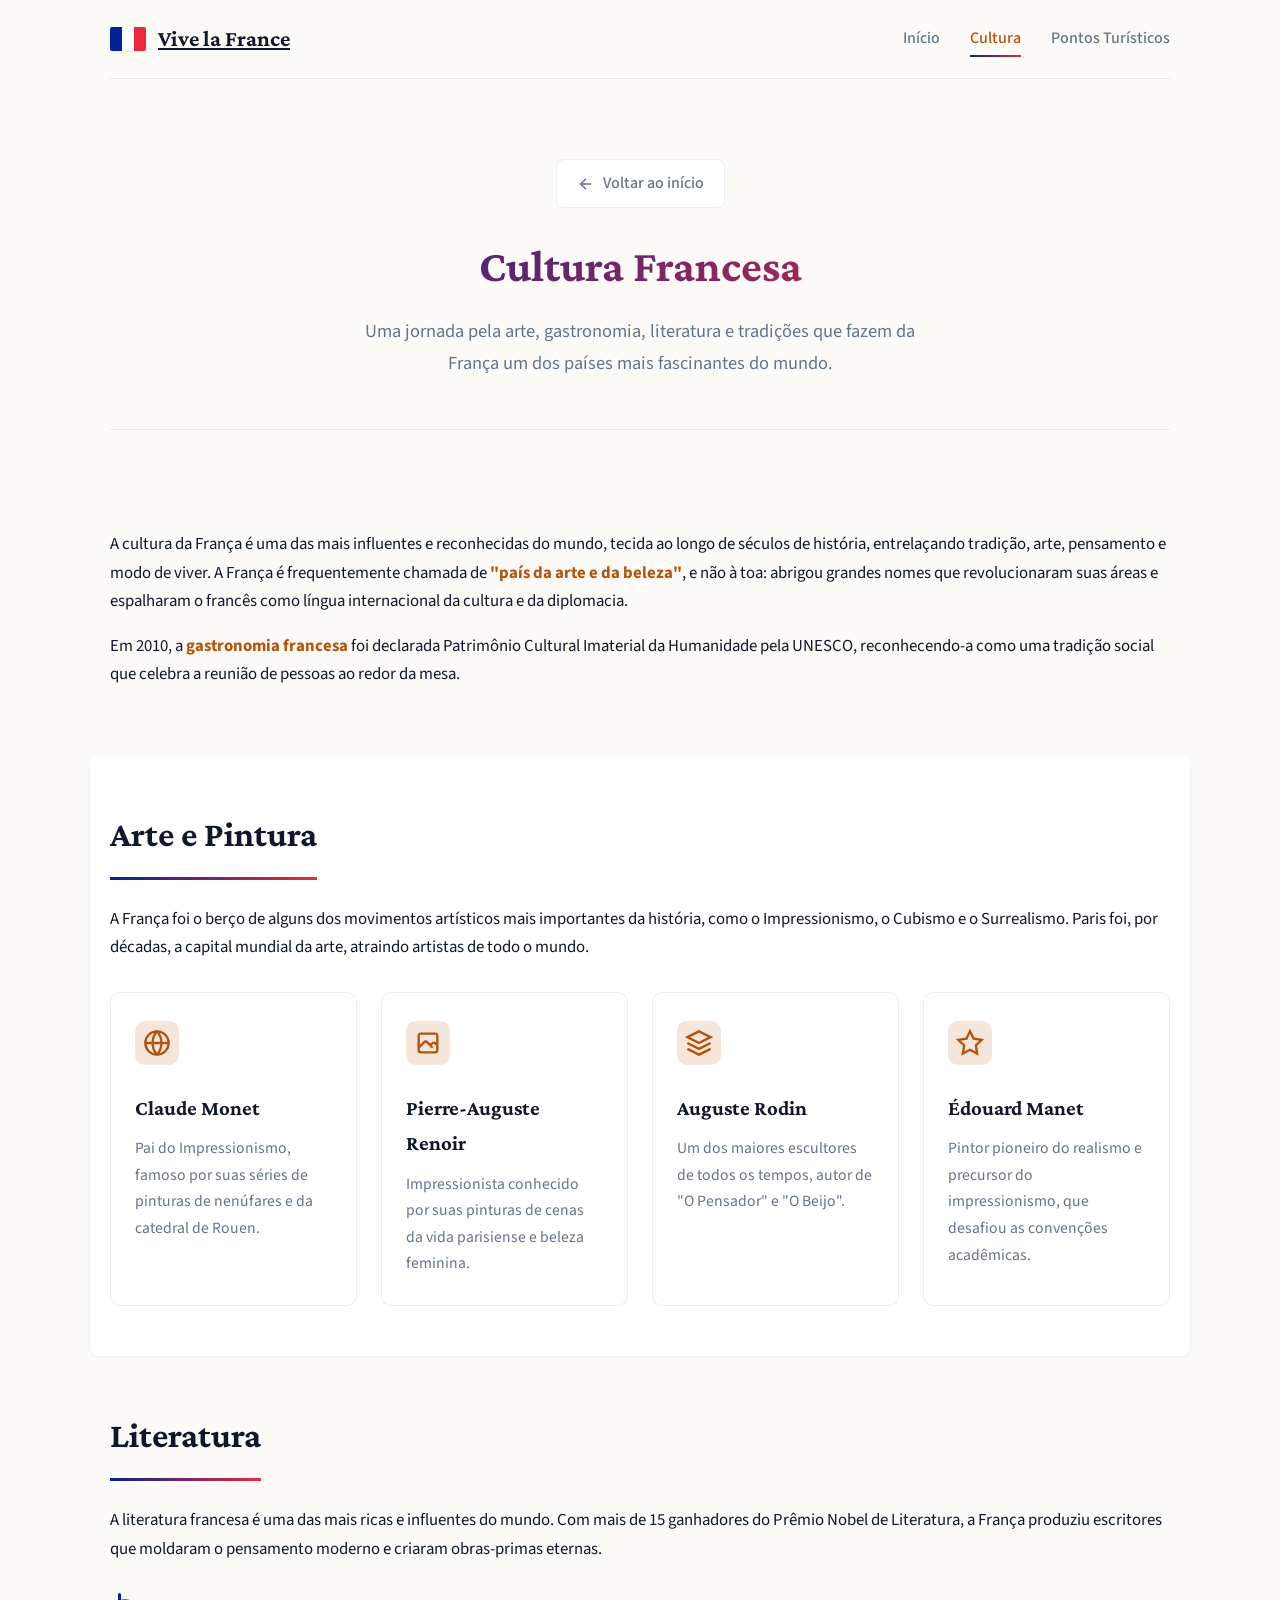
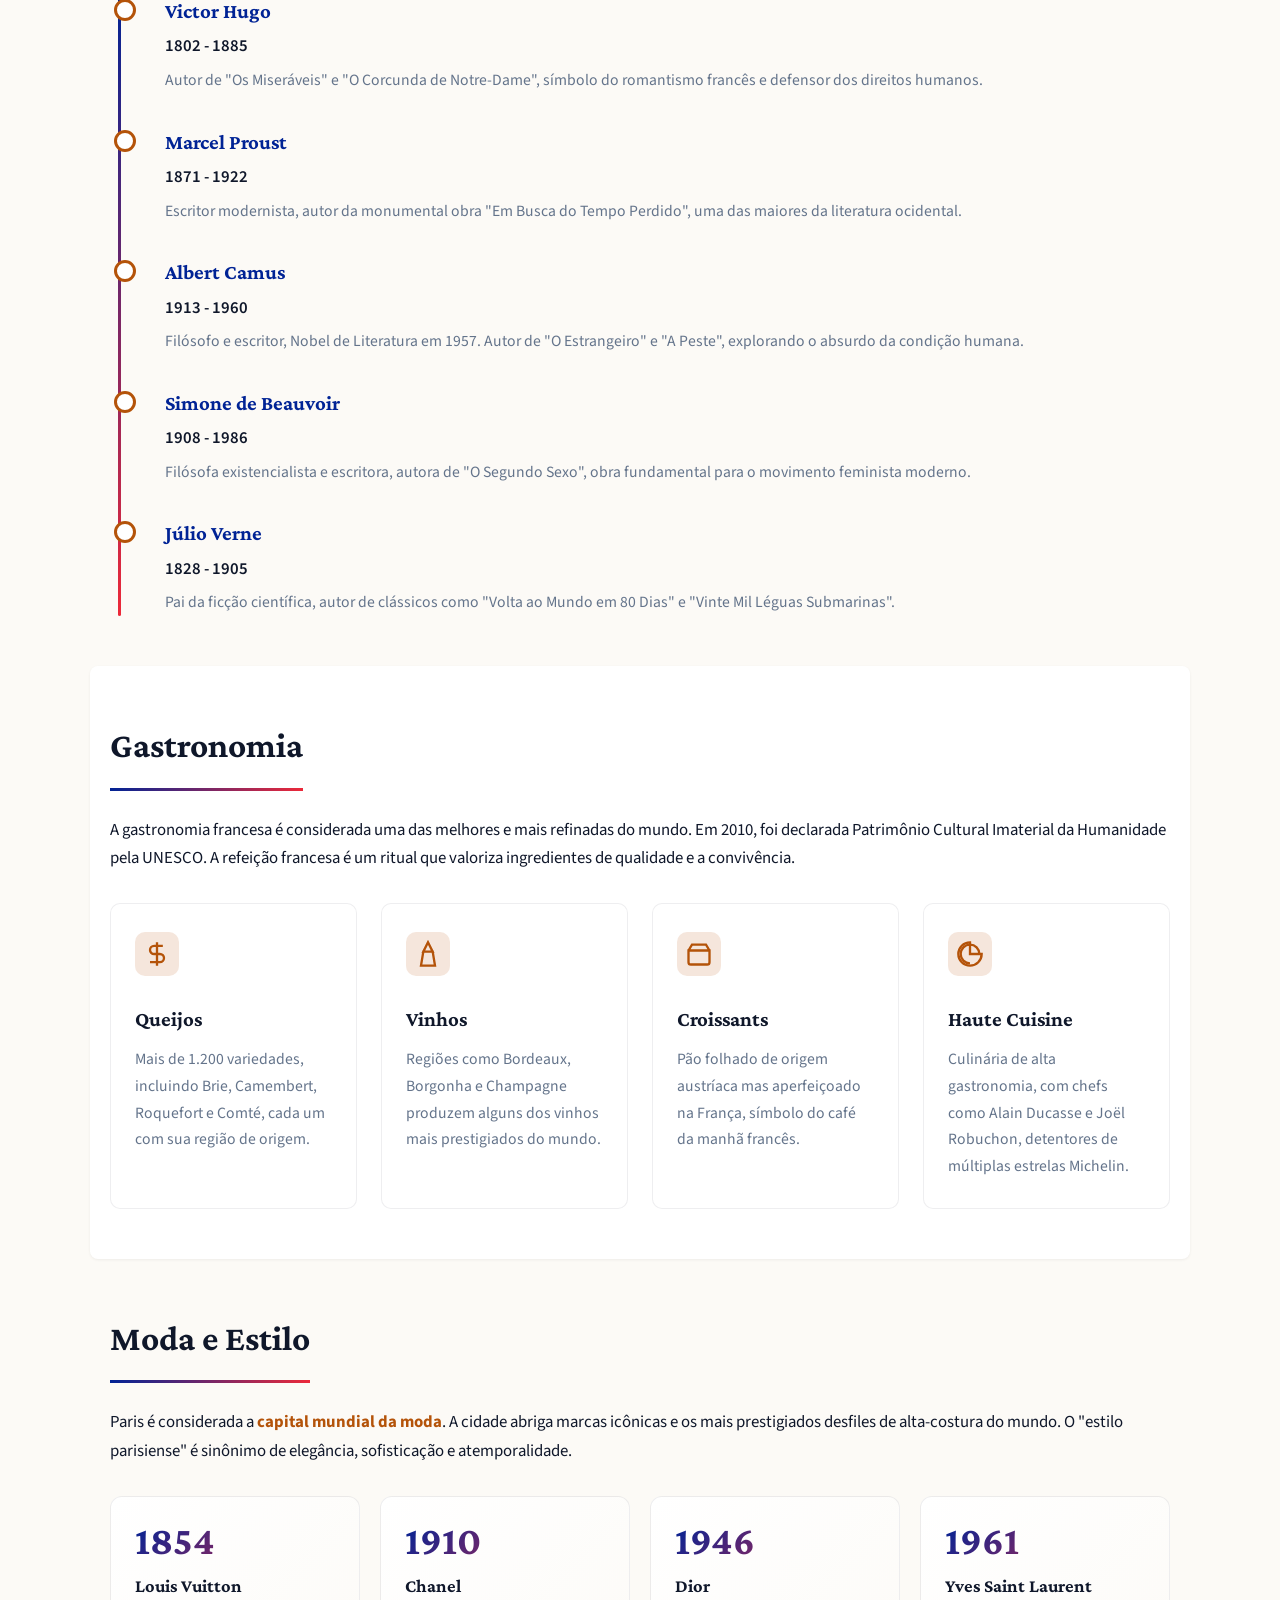
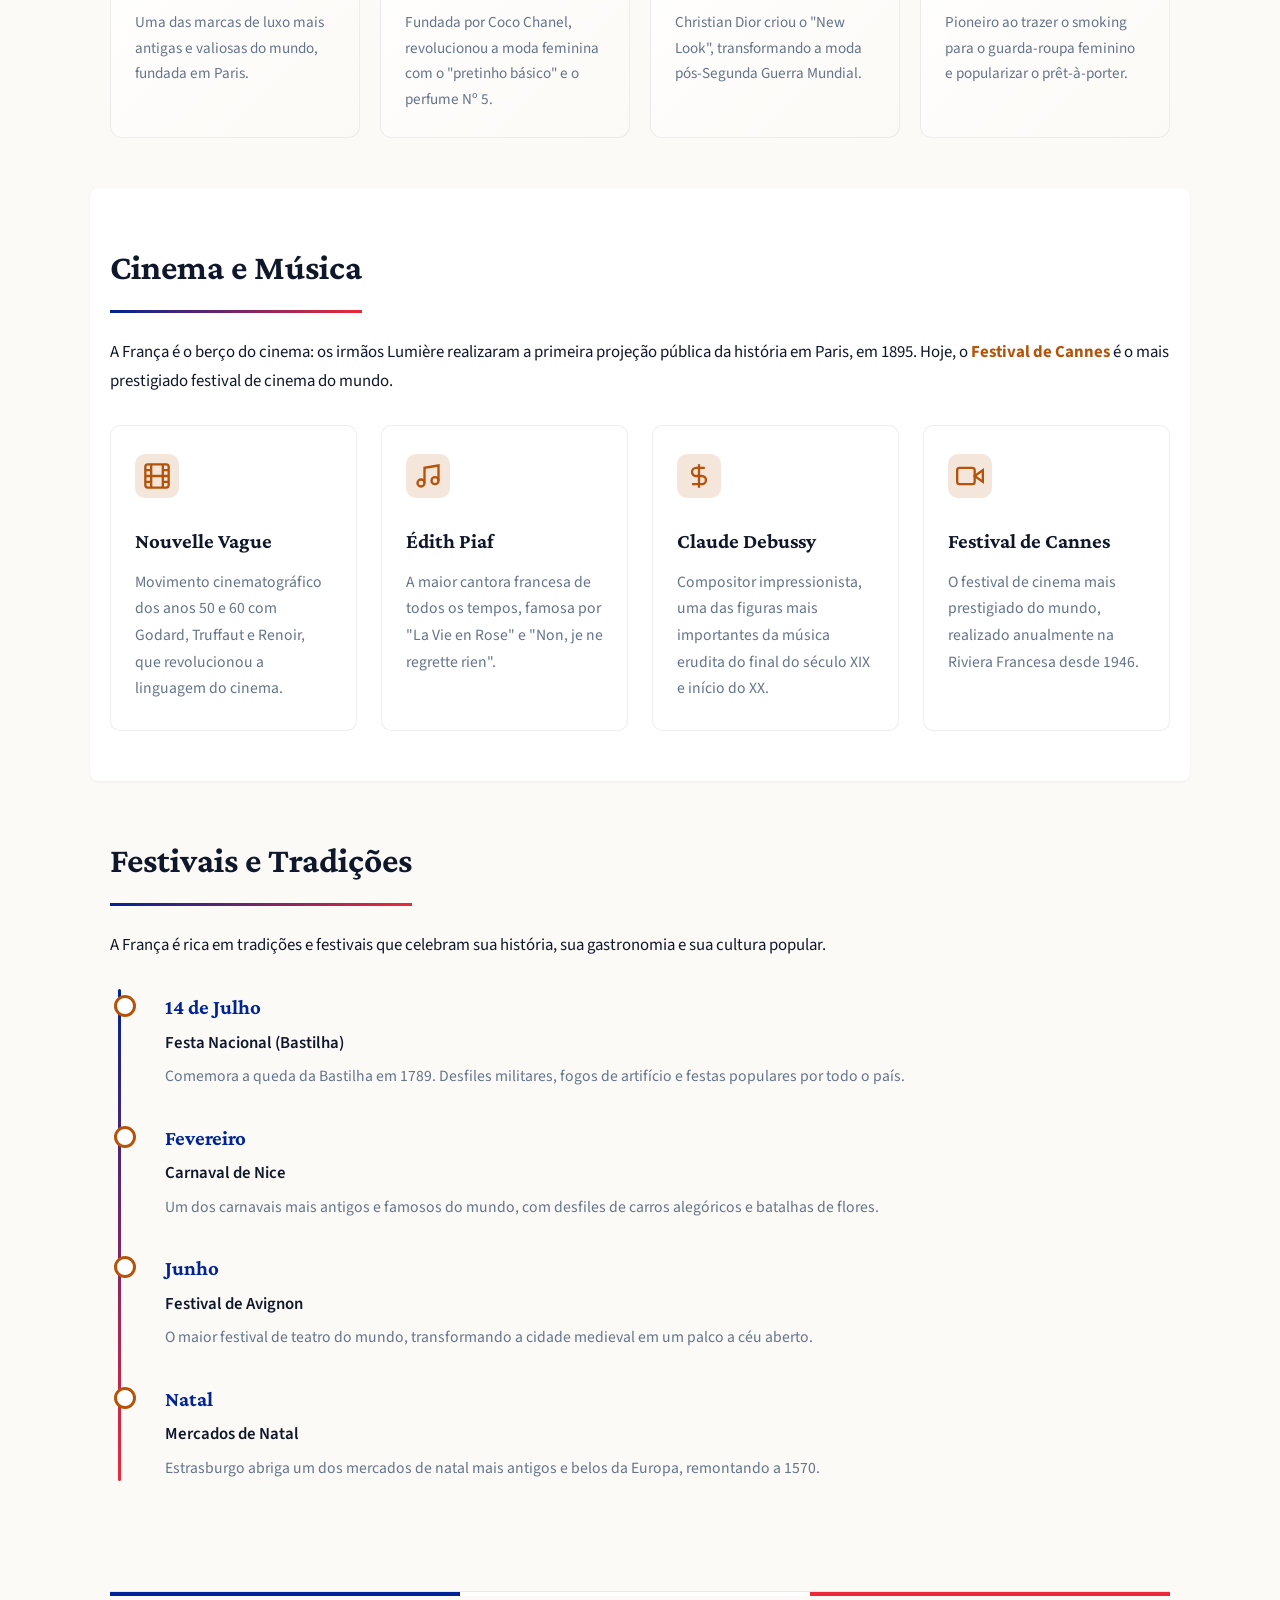
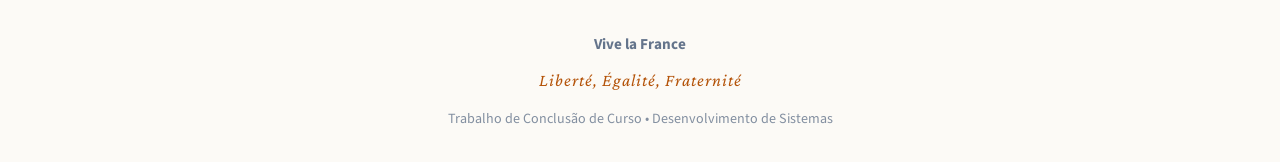
<file: França/project.html>
<!DOCTYPE html>
<html lang="pt-BR">
<head>
    <meta charset="UTF-8">
    <meta http-equiv="X-UA-Compatible" content="IE=edge">
    <meta name="viewport" content="width=device-width, initial-scale=1.0">
    <title>Cultura Francesa - Vive la France</title>
    <link rel="preconnect" href="https://fonts.googleapis.com">
    <link rel="preconnect" href="https://fonts.gstatic.com" crossorigin>
    <link href="https://fonts.googleapis.com/css2?family=Crimson+Pro:wght@400;500;600;700&family=Source+Sans+3:wght@400;500;600&display=swap" rel="stylesheet">
    <link rel="stylesheet" href="index.css">
</head>
<body>
    <div class="container">
        <!-- Navegação -->
        <nav class="navbar">
            <a href="index.html" class="nav-brand">
                <svg class="flag-icon" viewBox="0 0 30 20" aria-hidden="true">
                    <rect width="10" height="20" fill="#002395"/>
                    <rect x="10" width="10" height="20" fill="#FFFFFF"/>
                    <rect x="20" width="10" height="20" fill="#ED2939"/>
                </svg>
                <span>Vive la France</span>
            </a>
            <ul class="nav-menu">
                <li><a href="index.html">Início</a></li>
                <li><a href="project.html" class="ativo">Cultura</a></li>
                <li><a href="contact.html">Pontos Turísticos</a></li>
            </ul>
        </nav>

        <!-- Cabeçalho da Página -->
        <header class="page-header">
            <a href="index.html" class="voltar-btn">
                <svg viewBox="0 0 24 24" fill="none" stroke="currentColor" stroke-width="2" aria-hidden="true">
                    <path d="M19 12H5M12 19l-7-7 7-7"/>
                </svg>
                Voltar ao início
            </a>
            <h1>Cultura Francesa</h1>
            <p>Uma jornada pela arte, gastronomia, literatura e tradições que fazem da França um dos países mais fascinantes do mundo.</p>
        </header>

        <!-- Conteúdo Principal -->
        <main>
            <!-- Introdução -->
            <section class="section">
                <div class="section-content">
                    <p>
                        A cultura da França é uma das mais influentes e reconhecidas do mundo, tecida ao longo de séculos de história, entrelaçando tradição, arte, pensamento e modo de viver. A França é frequentemente chamada de <strong>"país da arte e da beleza"</strong>, e não à toa: abrigou grandes nomes que revolucionaram suas áreas e espalharam o francês como língua internacional da cultura e da diplomacia.
                    </p>
                    <p>
                        Em 2010, a <strong>gastronomia francesa</strong> foi declarada Patrimônio Cultural Imaterial da Humanidade pela UNESCO, reconhecendo-a como uma tradição social que celebra a reunião de pessoas ao redor da mesa.
                    </p>
                </div>
            </section>

            <!-- Arte e Pintura -->
            <section class="section section-alt">
                <h2 class="section-title">Arte e Pintura</h2>
                <div class="section-content">
                    <p>
                        A França foi o berço de alguns dos movimentos artísticos mais importantes da história, como o Impressionismo, o Cubismo e o Surrealismo. Paris foi, por décadas, a capital mundial da arte, atraindo artistas de todo o mundo.
                    </p>
                   
                    <div class="culture-grid">
                        <div class="culture-item">
                            <svg class="culture-icon" viewBox="0 0 24 24" fill="none" stroke="currentColor" stroke-width="2" aria-hidden="true">
                                <circle cx="12" cy="12" r="10"/>
                                <path d="M12 2a15 15 0 010 20M12 2a15 15 0 000 20M2 12h20"/>
                            </svg>
                            <h3>Claude Monet</h3>
                            <p>Pai do Impressionismo, famoso por suas séries de pinturas de nenúfares e da catedral de Rouen.</p>
                        </div>
                        <div class="culture-item">
                            <svg class="culture-icon" viewBox="0 0 24 24" fill="none" stroke="currentColor" stroke-width="2" aria-hidden="true">
                                <path d="M4 16l4.586-4.586a2 2 0 012.828 0L16 16m-2-2l1.586-1.586a2 2 0 012.828 0L20 14m-6-6h.01M6 20h12a2 2 0 002-2V6a2 2 0 00-2-2H6a2 2 0 00-2 2v12a2 2 0 002 2z"/>
                            </svg>
                            <h3>Pierre-Auguste Renoir</h3>
                            <p>Impressionista conhecido por suas pinturas de cenas da vida parisiense e beleza feminina.</p>
                        </div>
                        <div class="culture-item">
                            <svg class="culture-icon" viewBox="0 0 24 24" fill="none" stroke="currentColor" stroke-width="2" aria-hidden="true">
                                <path d="M12 2L2 7l10 5 10-5-10-5zM2 17l10 5 10-5M2 12l10 5 10-5"/>
                            </svg>
                            <h3>Auguste Rodin</h3>
                            <p>Um dos maiores escultores de todos os tempos, autor de "O Pensador" e "O Beijo".</p>
                        </div>
                        <div class="culture-item">
                            <svg class="culture-icon" viewBox="0 0 24 24" fill="none" stroke="currentColor" stroke-width="2" aria-hidden="true">
                                <polygon points="12 2 15.09 8.26 22 9.27 17 14.14 18.18 21.02 12 17.77 5.82 21.02 7 14.14 2 9.27 8.91 8.26 12 2"/>
                            </svg>
                            <h3>Édouard Manet</h3>
                            <p>Pintor pioneiro do realismo e precursor do impressionismo, que desafiou as convenções acadêmicas.</p>
                        </div>
                    </div>
                </div>
            </section>

            <!-- Literatura -->
            <section class="section">
                <h2 class="section-title">Literatura</h2>
                <div class="section-content">
                    <p>
                        A literatura francesa é uma das mais ricas e influentes do mundo. Com mais de 15 ganhadores do Prêmio Nobel de Literatura, a França produziu escritores que moldaram o pensamento moderno e criaram obras-primas eternas.
                    </p>
                   
                    <div class="timeline">
                        <div class="timeline-item">
                            <div class="timeline-ano">Victor Hugo</div>
                            <div class="timeline-titulo">1802 - 1885</div>
                            <div class="timeline-desc">Autor de "Os Miseráveis" e "O Corcunda de Notre-Dame", símbolo do romantismo francês e defensor dos direitos humanos.</div>
                        </div>
                        <div class="timeline-item">
                            <div class="timeline-ano">Marcel Proust</div>
                            <div class="timeline-titulo">1871 - 1922</div>
                            <div class="timeline-desc">Escritor modernista, autor da monumental obra "Em Busca do Tempo Perdido", uma das maiores da literatura ocidental.</div>
                        </div>
                        <div class="timeline-item">
                            <div class="timeline-ano">Albert Camus</div>
                            <div class="timeline-titulo">1913 - 1960</div>
                            <div class="timeline-desc">Filósofo e escritor, Nobel de Literatura em 1957. Autor de "O Estrangeiro" e "A Peste", explorando o absurdo da condição humana.</div>
                        </div>
                        <div class="timeline-item">
                            <div class="timeline-ano">Simone de Beauvoir</div>
                            <div class="timeline-titulo">1908 - 1986</div>
                            <div class="timeline-desc">Filósofa existencialista e escritora, autora de "O Segundo Sexo", obra fundamental para o movimento feminista moderno.</div>
                        </div>
                        <div class="timeline-item">
                            <div class="timeline-ano">Júlio Verne</div>
                            <div class="timeline-titulo">1828 - 1905</div>
                            <div class="timeline-desc">Pai da ficção científica, autor de clássicos como "Volta ao Mundo em 80 Dias" e "Vinte Mil Léguas Submarinas".</div>
                        </div>
                    </div>
                </div>
            </section>

            <!-- Gastronomia -->
            <section class="section section-alt">
                <h2 class="section-title">Gastronomia</h2>
                <div class="section-content">
                    <p>
                        A gastronomia francesa é considerada uma das melhores e mais refinadas do mundo. Em 2010, foi declarada Patrimônio Cultural Imaterial da Humanidade pela UNESCO. A refeição francesa é um ritual que valoriza ingredientes de qualidade e a convivência.
                    </p>
                   
                    <div class="culture-grid">
                        <div class="culture-item">
                            <svg class="culture-icon" viewBox="0 0 24 24" fill="none" stroke="currentColor" stroke-width="2" aria-hidden="true">
                                <path d="M12 2v20M17 5H9.5a3.5 3.5 0 000 7h5a3.5 3.5 0 010 7H6"/>
                            </svg>
                            <h3>Queijos</h3>
                            <p>Mais de 1.200 variedades, incluindo Brie, Camembert, Roquefort e Comté, cada um com sua região de origem.</p>
                        </div>
                        <div class="culture-item">
                            <svg class="culture-icon" viewBox="0 0 24 24" fill="none" stroke="currentColor" stroke-width="2" aria-hidden="true">
                                <path d="M12 2L8 10h8L12 2zM8 10l-2 12h12l-2-12H8z"/>
                            </svg>
                            <h3>Vinhos</h3>
                            <p>Regiões como Bordeaux, Borgonha e Champagne produzem alguns dos vinhos mais prestigiados do mundo.</p>
                        </div>
                        <div class="culture-item">
                            <svg class="culture-icon" viewBox="0 0 24 24" fill="none" stroke="currentColor" stroke-width="2" aria-hidden="true">
                                <path d="M3 9h18v10a2 2 0 01-2 2H5a2 2 0 01-2-2V9zM3 9l3-5h12l3 5"/>
                            </svg>
                            <h3>Croissants</h3>
                            <p>Pão folhado de origem austríaca mas aperfeiçoado na França, símbolo do café da manhã francês.</p>
                        </div>
                        <div class="culture-item">
                            <svg class="culture-icon" viewBox="0 0 24 24" fill="none" stroke="currentColor" stroke-width="2" aria-hidden="true">
                                <path d="M12 2a10 10 0 1010 10H12V2z"/>
                                <path d="M20 12a8 8 0 10-8 8"/>
                            </svg>
                            <h3>Haute Cuisine</h3>
                            <p>Culinária de alta gastronomia, com chefs como Alain Ducasse e Joël Robuchon, detentores de múltiplas estrelas Michelin.</p>
                        </div>
                    </div>
                </div>
            </section>

            <!-- Moda -->
            <section class="section">
                <h2 class="section-title">Moda e Estilo</h2>
                <div class="section-content">
                    <p>
                        Paris é considerada a <strong>capital mundial da moda</strong>. A cidade abriga marcas icônicas e os mais prestigiados desfiles de alta-costura do mundo. O "estilo parisiense" é sinônimo de elegância, sofisticação e atemporalidade.
                    </p>
                   
                    <div class="destaques-grid">
                        <div class="destaque-item">
                            <div class="destaque-numero">1854</div>
                            <h4>Louis Vuitton</h4>
                            <p>Uma das marcas de luxo mais antigas e valiosas do mundo, fundada em Paris.</p>
                        </div>
                        <div class="destaque-item">
                            <div class="destaque-numero">1910</div>
                            <h4>Chanel</h4>
                            <p>Fundada por Coco Chanel, revolucionou a moda feminina com o "pretinho básico" e o perfume Nº 5.</p>
                        </div>
                        <div class="destaque-item">
                            <div class="destaque-numero">1946</div>
                            <h4>Dior</h4>
                            <p>Christian Dior criou o "New Look", transformando a moda pós-Segunda Guerra Mundial.</p>
                        </div>
                        <div class="destaque-item">
                            <div class="destaque-numero">1961</div>
                            <h4>Yves Saint Laurent</h4>
                            <p>Pioneiro ao trazer o smoking para o guarda-roupa feminino e popularizar o prêt-à-porter.</p>
                        </div>
                    </div>
                </div>
            </section>

            <!-- Cinema e Música -->
            <section class="section section-alt">
                <h2 class="section-title">Cinema e Música</h2>
                <div class="section-content">
                    <p>
                        A França é o berço do cinema: os irmãos Lumière realizaram a primeira projeção pública da história em Paris, em 1895. Hoje, o <strong>Festival de Cannes</strong> é o mais prestigiado festival de cinema do mundo.
                    </p>
                   
                    <div class="culture-grid">
                        <div class="culture-item">
                            <svg class="culture-icon" viewBox="0 0 24 24" fill="none" stroke="currentColor" stroke-width="2" aria-hidden="true">
                                <rect x="2" y="2" width="20" height="20" rx="2.18" ry="2.18"/>
                                <line x1="7" y1="2" x2="7" y2="22"/>
                                <line x1="17" y1="2" x2="17" y2="22"/>
                                <line x1="2" y1="12" x2="22" y2="12"/>
                                <line x1="2" y1="7" x2="7" y2="7"/>
                                <line x1="2" y1="17" x2="7" y2="17"/>
                                <line x1="17" y1="17" x2="22" y2="17"/>
                                <line x1="17" y1="7" x2="22" y2="7"/>
                            </svg>
                            <h3>Nouvelle Vague</h3>
                            <p>Movimento cinematográfico dos anos 50 e 60 com Godard, Truffaut e Renoir, que revolucionou a linguagem do cinema.</p>
                        </div>
                        <div class="culture-item">
                            <svg class="culture-icon" viewBox="0 0 24 24" fill="none" stroke="currentColor" stroke-width="2" aria-hidden="true">
                                <path d="M9 18V5l12-2v13"/>
                                <circle cx="6" cy="18" r="3"/>
                                <circle cx="18" cy="16" r="3"/>
                            </svg>
                            <h3>Édith Piaf</h3>
                            <p>A maior cantora francesa de todos os tempos, famosa por "La Vie en Rose" e "Non, je ne regrette rien".</p>
                        </div>
                        <div class="culture-item">
                            <svg class="culture-icon" viewBox="0 0 24 24" fill="none" stroke="currentColor" stroke-width="2" aria-hidden="true">
                                <path d="M12 2v20M17 5H9.5a3.5 3.5 0 000 7h5a3.5 3.5 0 010 7H6"/>
                            </svg>
                            <h3>Claude Debussy</h3>
                            <p>Compositor impressionista, uma das figuras mais importantes da música erudita do final do século XIX e início do XX.</p>
                        </div>
                        <div class="culture-item">
                            <svg class="culture-icon" viewBox="0 0 24 24" fill="none" stroke="currentColor" stroke-width="2" aria-hidden="true">
                                <polygon points="23 7 16 12 23 17 23 7"/>
                                <rect x="1" y="5" width="15" height="14" rx="2" ry="2"/>
                            </svg>
                            <h3>Festival de Cannes</h3>
                            <p>O festival de cinema mais prestigiado do mundo, realizado anualmente na Riviera Francesa desde 1946.</p>
                        </div>
                    </div>
                </div>
            </section>

            <!-- Festivais e Tradições -->
            <section class="section">
                <h2 class="section-title">Festivais e Tradições</h2>
                <div class="section-content">
                    <p>
                        A França é rica em tradições e festivais que celebram sua história, sua gastronomia e sua cultura popular.
                    </p>
                   
                    <div class="timeline">
                        <div class="timeline-item">
                            <div class="timeline-ano">14 de Julho</div>
                            <div class="timeline-titulo">Festa Nacional (Bastilha)</div>
                            <div class="timeline-desc">Comemora a queda da Bastilha em 1789. Desfiles militares, fogos de artifício e festas populares por todo o país.</div>
                        </div>
                        <div class="timeline-item">
                            <div class="timeline-ano">Fevereiro</div>
                            <div class="timeline-titulo">Carnaval de Nice</div>
                            <div class="timeline-desc">Um dos carnavais mais antigos e famosos do mundo, com desfiles de carros alegóricos e batalhas de flores.</div>
                        </div>
                        <div class="timeline-item">
                            <div class="timeline-ano">Junho</div>
                            <div class="timeline-titulo">Festival de Avignon</div>
                            <div class="timeline-desc">O maior festival de teatro do mundo, transformando a cidade medieval em um palco a céu aberto.</div>
                        </div>
                        <div class="timeline-item">
                            <div class="timeline-ano">Natal</div>
                            <div class="timeline-titulo">Mercados de Natal</div>
                            <div class="timeline-desc">Estrasburgo abriga um dos mercados de natal mais antigos e belos da Europa, remontando a 1570.</div>
                        </div>
                    </div>
                </div>
            </section>
        </main>

        <!-- Rodapé -->
        <footer class="footer">
            <div class="footer-content">
                <p><strong>Vive la France</strong></p>
                <p class="footer-motto">Liberté, Égalité, Fraternité</p>
                <p class="footer-tcc">Trabalho de Conclusão de Curso • Desenvolvimento de Sistemas</p>
            </div>
        </footer>
    </div>
</body>
</html>
</file>
<file: França/index.css>
/* ============================================
   Vive la France - Estilos principais
   Arquétipo: Magazine / Showcase
   Categoria: History / Culture
   ============================================ */

/* Paleta de cores - History/Culture com toques da bandeira francesa */
:root {
    --bg: #fcfaf6;
    --card: #ffffff;
    --text: #0f172a;
    --muted: #64748b;
    --accent: #b45309;
    --accent-soft: rgba(180, 83, 9, 0.14);
    --accent2: #2d6b8a;
    --accent2-soft: rgba(45, 107, 138, 0.14);
    --border: rgba(15, 23, 42, 0.07);
    --france-blue: #002395;
    --france-blue-soft: rgba(0, 35, 149, 0.08);
    --france-red: #ED2939;
    --france-red-soft: rgba(237, 41, 57, 0.08);
    --shadow-sm: 0 1px 3px rgba(0, 0, 0, 0.06);
    --shadow-md: 0 4px 15px rgba(0, 0, 0, 0.08);
    --shadow-lg: 0 10px 30px rgba(0, 0, 0, 0.12);
}

* {
    margin: 0;
    padding: 0;
    box-sizing: border-box;
}

html {
    scroll-behavior: smooth;
}

body {
    font-family: 'Source Sans 3', Arial, sans-serif;
    background-color: var(--bg);
    color: var(--text);
    line-height: 1.7;
    overflow-x: hidden;
}

.container {
    max-width: 1100px;
    margin: 0 auto;
    padding: 0 20px;
}

/* ============================================
   Navegação
   ============================================ */
.navbar {
    display: flex;
    justify-content: space-between;
    align-items: center;
    padding: 20px 0;
    border-bottom: 1px solid var(--border);
    margin-bottom: 40px;
    position: sticky;
    top: 0;
    background-color: rgba(252, 250, 246, 0.95);
    backdrop-filter: blur(10px);
    z-index: 100;
}

.nav-brand {
    display: flex;
    align-items: center;
    gap: 12px;
    font-family: 'Crimson Pro', serif;
    font-size: 1.4rem;
    font-weight: 700;
    color: var(--text);
    transition: transform 0.3s ease;
}

.nav-brand:hover {
    transform: scale(1.02);
}

.flag-icon {
    width: 36px;
    height: 24px;
    border-radius: 2px;
    box-shadow: var(--shadow-sm);
}

.nav-menu {
    display: flex;
    list-style: none;
    gap: 30px;
}

.nav-menu a {
    text-decoration: none;
    color: var(--muted);
    font-weight: 500;
    transition: color 0.3s ease;
    position: relative;
    padding-bottom: 4px;
}

.nav-menu a:hover,
.nav-menu a.ativo {
    color: var(--accent);
}

.nav-menu a::after {
    content: '';
    position: absolute;
    bottom: -4px;
    left: 0;
    width: 0;
    height: 2px;
    background: linear-gradient(90deg, var(--france-blue), var(--france-red));
    transition: width 0.3s ease;
}

.nav-menu a:hover::after,
.nav-menu a.ativo::after {
    width: 100%;
}

/* ============================================
   Hero / Cabeçalho
   ============================================ */
.hero {
    display: grid;
    grid-template-columns: 1fr auto;
    gap: 40px;
    align-items: center;
    padding: 40px 0 60px;
    border-bottom: 1px solid var(--border);
    margin-bottom: 60px;
    position: relative;
}

.hero-content h1 {
    font-family: 'Crimson Pro', serif;
    font-size: 3.5rem;
    font-weight: 700;
    color: var(--text);
    margin-bottom: 10px;
    line-height: 1.1;
    background: linear-gradient(135deg, var(--france-blue), var(--france-red));
    -webkit-background-clip: text;
    -webkit-text-fill-color: transparent;
    background-clip: text;
}

.hero-subtitle {
    font-family: 'Crimson Pro', serif;
    font-size: 1.4rem;
    font-style: italic;
    color: var(--accent);
    margin-bottom: 20px;
}

.hero-description {
    font-size: 1.1rem;
    color: var(--muted);
    max-width: 500px;
}

.hero-flag svg {
    width: 280px;
    height: auto;
    border-radius: 6px;
    box-shadow: var(--shadow-lg);
    transition: transform 0.5s ease;
    animation: bandeiraOnda 4s ease-in-out infinite;
}

@keyframes bandeiraOnda {
    0%, 100% { transform: perspective(600px) rotateY(0deg); }
    50% { transform: perspective(600px) rotateY(5deg); }
}

/* ============================================
   Seções
   ============================================ */
.section {
    padding: 50px 0;
    scroll-margin-top: 80px;
}

.section-alt {
    background-color: var(--card);
    margin: 0 -20px;
    padding: 50px 20px;
    border-radius: 8px;
    box-shadow: var(--shadow-sm);
}

.section-title {
    font-family: 'Crimson Pro', serif;
    font-size: 2.2rem;
    font-weight: 700;
    color: var(--text);
    margin-bottom: 25px;
    padding-bottom: 12px;
    border-bottom: 3px solid transparent;
    border-image: linear-gradient(90deg, var(--france-blue), var(--france-red)) 1;
    display: inline-block;
}

.section-content p {
    margin-bottom: 16px;
    font-size: 1.05rem;
    color: var(--text);
}

.section-content strong {
    color: var(--accent);
}

/* ============================================
   Cards de informação
   ============================================ */
.info-cards {
    display: grid;
    grid-template-columns: repeat(auto-fit, minmax(180px, 1fr));
    gap: 16px;
    margin-top: 30px;
}

.info-card {
    background: var(--card);
    border: 1px solid var(--border);
    border-radius: 8px;
    padding: 20px;
    text-align: center;
    transition: transform 0.3s ease, box-shadow 0.3s ease;
    border-top: 3px solid var(--accent);
    position: relative;
    overflow: hidden;
}

.info-card::before {
    content: '';
    position: absolute;
    top: 0;
    left: 0;
    width: 100%;
    height: 100%;
    background: linear-gradient(135deg, var(--france-blue-soft), var(--france-red-soft));
    opacity: 0;
    transition: opacity 0.3s ease;
}

.info-card:hover {
    transform: translateY(-5px);
    box-shadow: var(--shadow-md);
}

.info-card:hover::before {
    opacity: 1;
}

.info-card > * {
    position: relative;
    z-index: 1;
}

.info-card h3 {
    font-family: 'Crimson Pro', serif;
    font-size: 0.9rem;
    color: var(--muted);
    text-transform: uppercase;
    letter-spacing: 0.5px;
    margin-bottom: 8px;
}

.info-card p {
    font-size: 1.2rem;
    font-weight: 600;
    color: var(--text);
    margin: 0;
}

/* ============================================
   Timeline de História
   ============================================ */
.timeline {
    position: relative;
    margin-top: 30px;
    padding-left: 30px;
}

.timeline::before {
    content: '';
    position: absolute;
    left: 8px;
    top: 0;
    bottom: 0;
    width: 3px;
    background: linear-gradient(180deg, var(--france-blue), var(--france-red));
    border-radius: 2px;
}

.timeline-item {
    position: relative;
    padding-bottom: 30px;
    padding-left: 25px;
}

.timeline-item:last-child {
    padding-bottom: 0;
}

.timeline-item::before {
    content: '';
    position: absolute;
    left: -26px;
    top: 6px;
    width: 16px;
    height: 16px;
    background: var(--card);
    border: 3px solid var(--accent);
    border-radius: 50%;
    z-index: 1;
    transition: all 0.3s ease;
}

.timeline-item:hover::before {
    background: var(--accent);
    transform: scale(1.2);
}

.timeline-ano {
    font-family: 'Crimson Pro', serif;
    font-size: 1.3rem;
    font-weight: 700;
    color: var(--france-blue);
    margin-bottom: 4px;
}

.timeline-titulo {
    font-weight: 600;
    color: var(--text);
    margin-bottom: 6px;
    font-size: 1.05rem;
}

.timeline-desc {
    color: var(--muted);
    font-size: 0.98rem;
}

/* ============================================
   Grid de Cultura
   ============================================ */
.culture-grid {
    display: grid;
    grid-template-columns: repeat(auto-fit, minmax(240px, 1fr));
    gap: 24px;
    margin-top: 30px;
}

.culture-item {
    background: var(--card);
    border: 1px solid var(--border);
    border-radius: 10px;
    padding: 28px 24px;
    transition: transform 0.3s ease, box-shadow 0.3s ease;
    position: relative;
    overflow: hidden;
}

.culture-item::after {
    content: '';
    position: absolute;
    top: 0;
    left: 0;
    width: 100%;
    height: 4px;
    background: linear-gradient(90deg, var(--france-blue), var(--france-red));
    transform: scaleX(0);
    transition: transform 0.4s ease;
}

.culture-item:hover {
    transform: translateY(-6px);
    box-shadow: var(--shadow-md);
}

.culture-item:hover::after {
    transform: scaleX(1);
}

.culture-icon {
    width: 44px;
    height: 44px;
    color: var(--accent);
    margin-bottom: 16px;
    padding: 8px;
    background: var(--accent-soft);
    border-radius: 10px;
    transition: transform 0.3s ease;
}

.culture-item:hover .culture-icon {
    transform: rotate(5deg) scale(1.1);
}

.culture-item h3 {
    font-family: 'Crimson Pro', serif;
    font-size: 1.3rem;
    color: var(--text);
    margin-bottom: 10px;
}

.culture-item p {
    color: var(--muted);
    font-size: 0.98rem;
    margin: 0;
}

/* ============================================
   Cards de Turismo
   ============================================ */
.turismo-intro {
    margin-bottom: 30px;
    font-size: 1.1rem;
}

.turismo-cards {
    display: grid;
    grid-template-columns: repeat(auto-fit, minmax(280px, 1fr));
    gap: 24px;
}

.turismo-card {
    background: var(--bg);
    border: 1px solid var(--border);
    border-radius: 12px;
    padding: 28px;
    transition: transform 0.3s ease, box-shadow 0.3s ease;
    border-left: 4px solid var(--accent2);
    position: relative;
}

.turismo-card:hover {
    transform: translateY(-6px);
    box-shadow: var(--shadow-md);
    border-left-color: var(--france-red);
}

.turismo-card-icon {
    width: 56px;
    height: 56px;
    background: var(--accent2-soft);
    border-radius: 12px;
    display: flex;
    align-items: center;
    justify-content: center;
    margin-bottom: 18px;
    color: var(--accent2);
    transition: all 0.3s ease;
}

.turismo-card:hover .turismo-card-icon {
    background: var(--france-red-soft);
    color: var(--france-red);
    transform: scale(1.1);
}

.turismo-card-icon svg {
    width: 28px;
    height: 28px;
}

.turismo-card h3 {
    font-family: 'Crimson Pro', serif;
    font-size: 1.4rem;
    color: var(--text);
    margin-bottom: 12px;
}

.turismo-card p {
    color: var(--muted);
    font-size: 0.98rem;
    margin: 0;
    line-height: 1.6;
}

.turismo-local {
    display: inline-block;
    margin-top: 14px;
    padding: 4px 12px;
    background: var(--france-blue-soft);
    color: var(--france-blue);
    border-radius: 20px;
    font-size: 0.85rem;
    font-weight: 600;
}

/* ============================================
   Destaques / Curiosidades
   ============================================ */
.destaques-grid {
    display: grid;
    grid-template-columns: repeat(auto-fit, minmax(250px, 1fr));
    gap: 20px;
    margin-top: 30px;
}

.destaque-item {
    background: linear-gradient(135deg, var(--card), var(--bg));
    border: 1px solid var(--border);
    border-radius: 12px;
    padding: 24px;
    transition: all 0.3s ease;
}

.destaque-item:hover {
    box-shadow: var(--shadow-md);
    transform: translateX(5px);
}

.destaque-numero {
    font-family: 'Crimson Pro', serif;
    font-size: 2.5rem;
    font-weight: 700;
    background: linear-gradient(135deg, var(--france-blue), var(--france-red));
    -webkit-background-clip: text;
    -webkit-text-fill-color: transparent;
    background-clip: text;
    line-height: 1;
    margin-bottom: 10px;
}

.destaque-item h4 {
    font-family: 'Crimson Pro', serif;
    font-size: 1.15rem;
    color: var(--text);
    margin-bottom: 8px;
}

.destaque-item p {
    color: var(--muted);
    font-size: 0.95rem;
    margin: 0;
}

/* ============================================
   Páginas internas - Navegação entre páginas
   ============================================ */
.page-header {
    text-align: center;
    padding: 40px 0 50px;
    border-bottom: 1px solid var(--border);
    margin-bottom: 50px;
}

.page-header h1 {
    font-family: 'Crimson Pro', serif;
    font-size: 2.8rem;
    font-weight: 700;
    margin-bottom: 12px;
    background: linear-gradient(135deg, var(--france-blue), var(--france-red));
    -webkit-background-clip: text;
    -webkit-text-fill-color: transparent;
    background-clip: text;
}

.page-header p {
    font-size: 1.15rem;
    color: var(--muted);
    max-width: 600px;
    margin: 0 auto;
}

.voltar-btn {
    display: inline-flex;
    align-items: center;
    gap: 8px;
    padding: 10px 20px;
    background: var(--card);
    border: 1px solid var(--border);
    border-radius: 8px;
    color: var(--muted);
    text-decoration: none;
    font-weight: 500;
    transition: all 0.3s ease;
    margin-bottom: 20px;
}

.voltar-btn:hover {
    background: var(--accent-soft);
    color: var(--accent);
    border-color: var(--accent);
    transform: translateX(-3px);
}

.voltar-btn svg {
    width: 18px;
    height: 18px;
}

/* ============================================
   Rodapé
   ============================================ */
.footer {
    margin-top: 60px;
    padding: 40px 0 30px;
    border-top: 1px solid var(--border);
    text-align: center;
    position: relative;
}

.footer::before {
    content: '';
    position: absolute;
    top: 0;
    left: 0;
    width: 100%;
    height: 4px;
    background: linear-gradient(90deg, var(--france-blue), var(--france-blue) 33%, var(--card) 33%, var(--card) 66%, var(--france-red) 66%, var(--france-red) 100%);
}

.footer-content p {
    color: var(--muted);
    font-size: 0.95rem;
}

.footer-motto {
    font-family: 'Crimson Pro', serif;
    font-style: italic;
    color: var(--accent) !important;
    margin-top: 8px;
    font-size: 1.1rem !important;
    letter-spacing: 1px;
}

.footer-tcc {
    margin-top: 12px;
    font-size: 0.88rem !important;
    opacity: 0.8;
}

/* ============================================
   Animações de entrada
   ============================================ */
@keyframes fadeInUp {
    from {
        opacity: 0;
        transform: translateY(25px);
    }
    to {
        opacity: 1;
        transform: translateY(0);
    }
}

.section,
.hero,
.navbar,
.footer {
    animation: fadeInUp 0.7s ease forwards;
}

.timeline-item,
.culture-item,
.turismo-card,
.info-card,
.destaque-item {
    animation: fadeInUp 0.6s ease forwards;
    opacity: 0;
}

.timeline-item:nth-child(1) { animation-delay: 0.1s; }
.timeline-item:nth-child(2) { animation-delay: 0.2s; }
.timeline-item:nth-child(3) { animation-delay: 0.3s; }
.timeline-item:nth-child(4) { animation-delay: 0.4s; }
.timeline-item:nth-child(5) { animation-delay: 0.5s; }

.culture-item:nth-child(1),
.turismo-card:nth-child(1),
.info-card:nth-child(1),
.destaque-item:nth-child(1) { animation-delay: 0.1s; }
.culture-item:nth-child(2),
.turismo-card:nth-child(2),
.info-card:nth-child(2),
.destaque-item:nth-child(2) { animation-delay: 0.2s; }
.culture-item:nth-child(3),
.turismo-card:nth-child(3),
.info-card:nth-child(3),
.destaque-item:nth-child(3) { animation-delay: 0.3s; }
.culture-item:nth-child(4),
.turismo-card:nth-child(4),
.info-card:nth-child(4),
.destaque-item:nth-child(4) { animation-delay: 0.4s; }
.turismo-card:nth-child(5),
.destaque-item:nth-child(5) { animation-delay: 0.5s; }
.turismo-card:nth-child(6),
.destaque-item:nth-child(6) { animation-delay: 0.6s; }

/* ============================================
   Responsividade
   ============================================ */
@media (max-width: 768px) {
    .navbar {
        flex-direction: column;
        gap: 16px;
        padding: 15px 0;
    }
    
    .nav-menu {
        gap: 20px;
        flex-wrap: wrap;
        justify-content: center;
    }
    
    .hero {
        grid-template-columns: 1fr;
        text-align: center;
        gap: 30px;
    }
    
    .hero-content h1 {
        font-size: 2.5rem;
    }
    
    .hero-description {
        margin: 0 auto;
    }
    
    .hero-flag {
        display: flex;
        justify-content: center;
    }
    
    .hero-flag svg {
        width: 220px;
    }
    
    .section-title {
        font-size: 1.8rem;
    }
    
    .info-cards {
        grid-template-columns: repeat(2, 1fr);
    }
    
    .page-header h1 {
        font-size: 2.2rem;
    }
    
    .timeline {
        padding-left: 20px;
    }
}

@media (max-width: 480px) {
    .hero-content h1 {
        font-size: 2rem;
    }
    
    .hero-subtitle {
        font-size: 1.15rem;
    }
    
    .info-cards {
        grid-template-columns: 1fr;
    }
    
    .culture-grid,
    .turismo-cards,
    .destaques-grid {
        grid-template-columns: 1fr;
    }
    
    .section-title {
        font-size: 1.6rem;
    }
    
    .page-header h1 {
        font-size: 1.9rem;
    }
    
    .nav-menu {
        gap: 15px;
        font-size: 0.95rem;
    }
}
</file>
